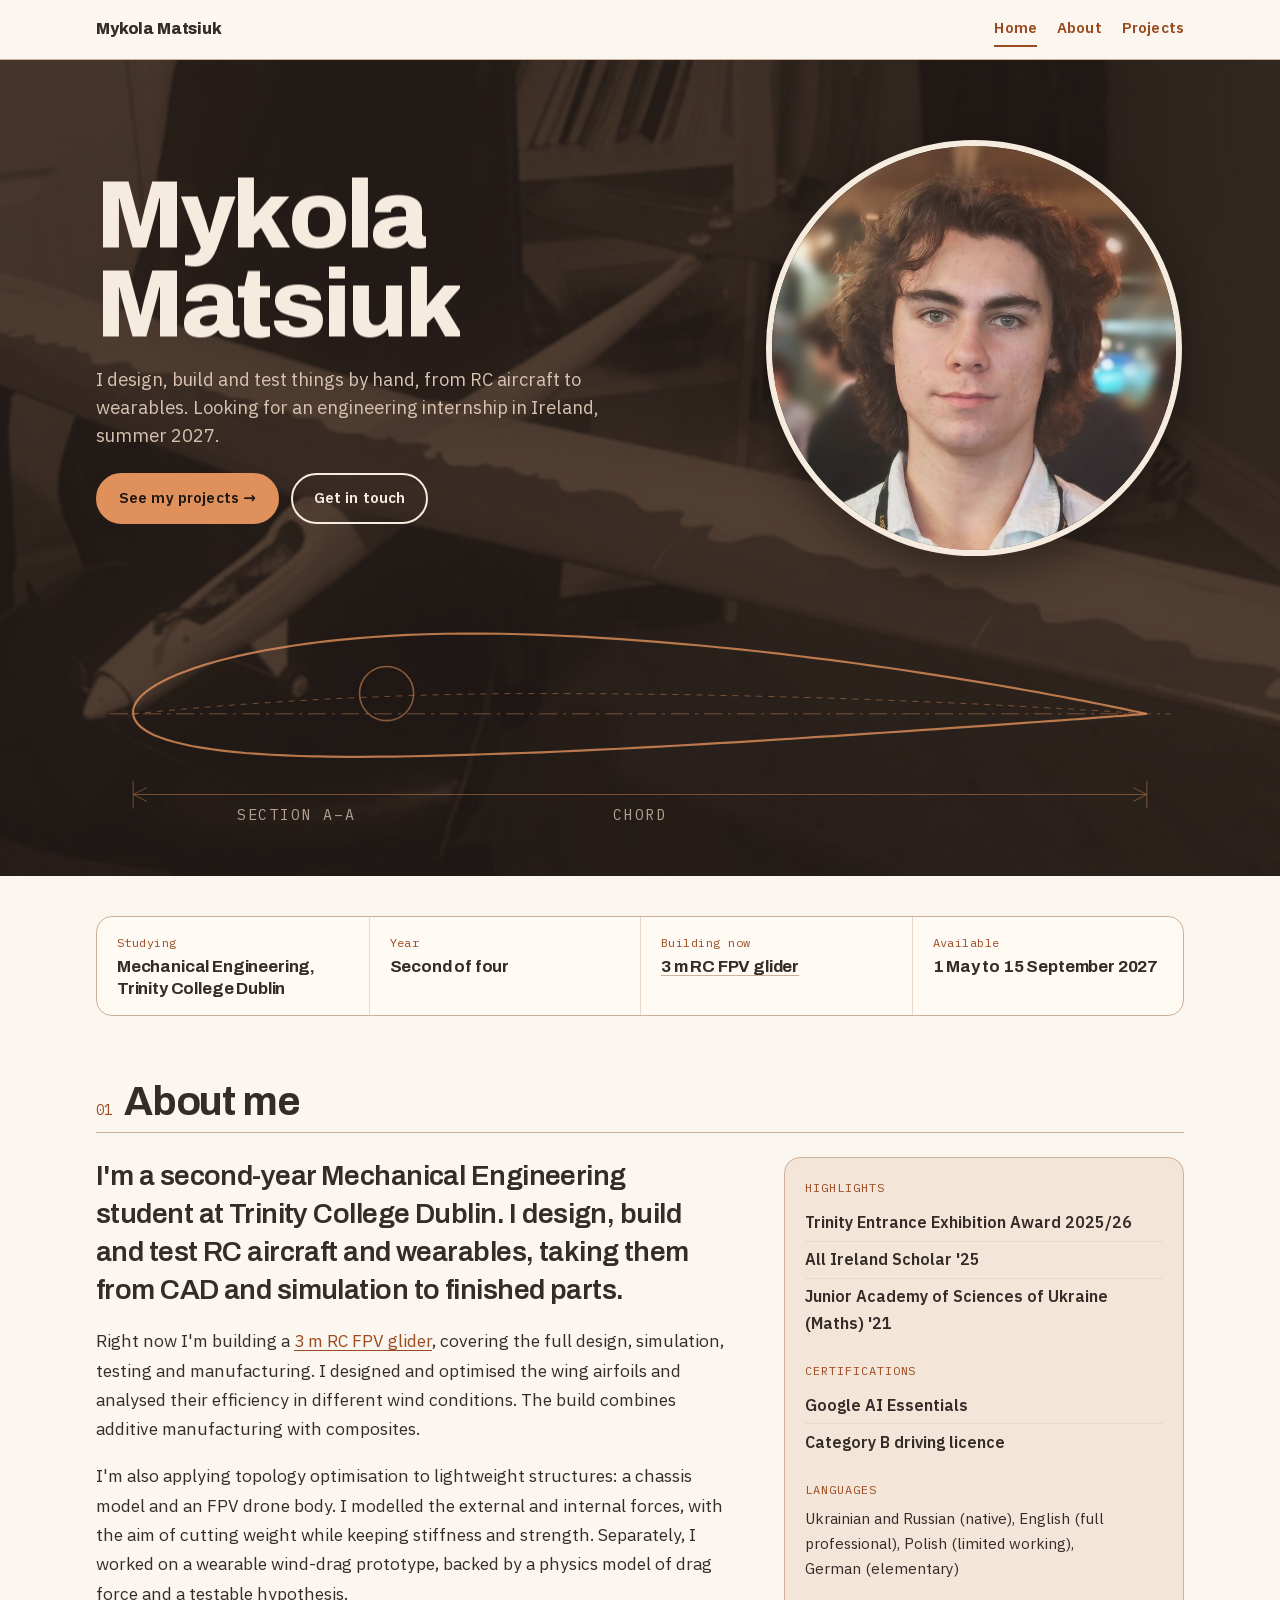
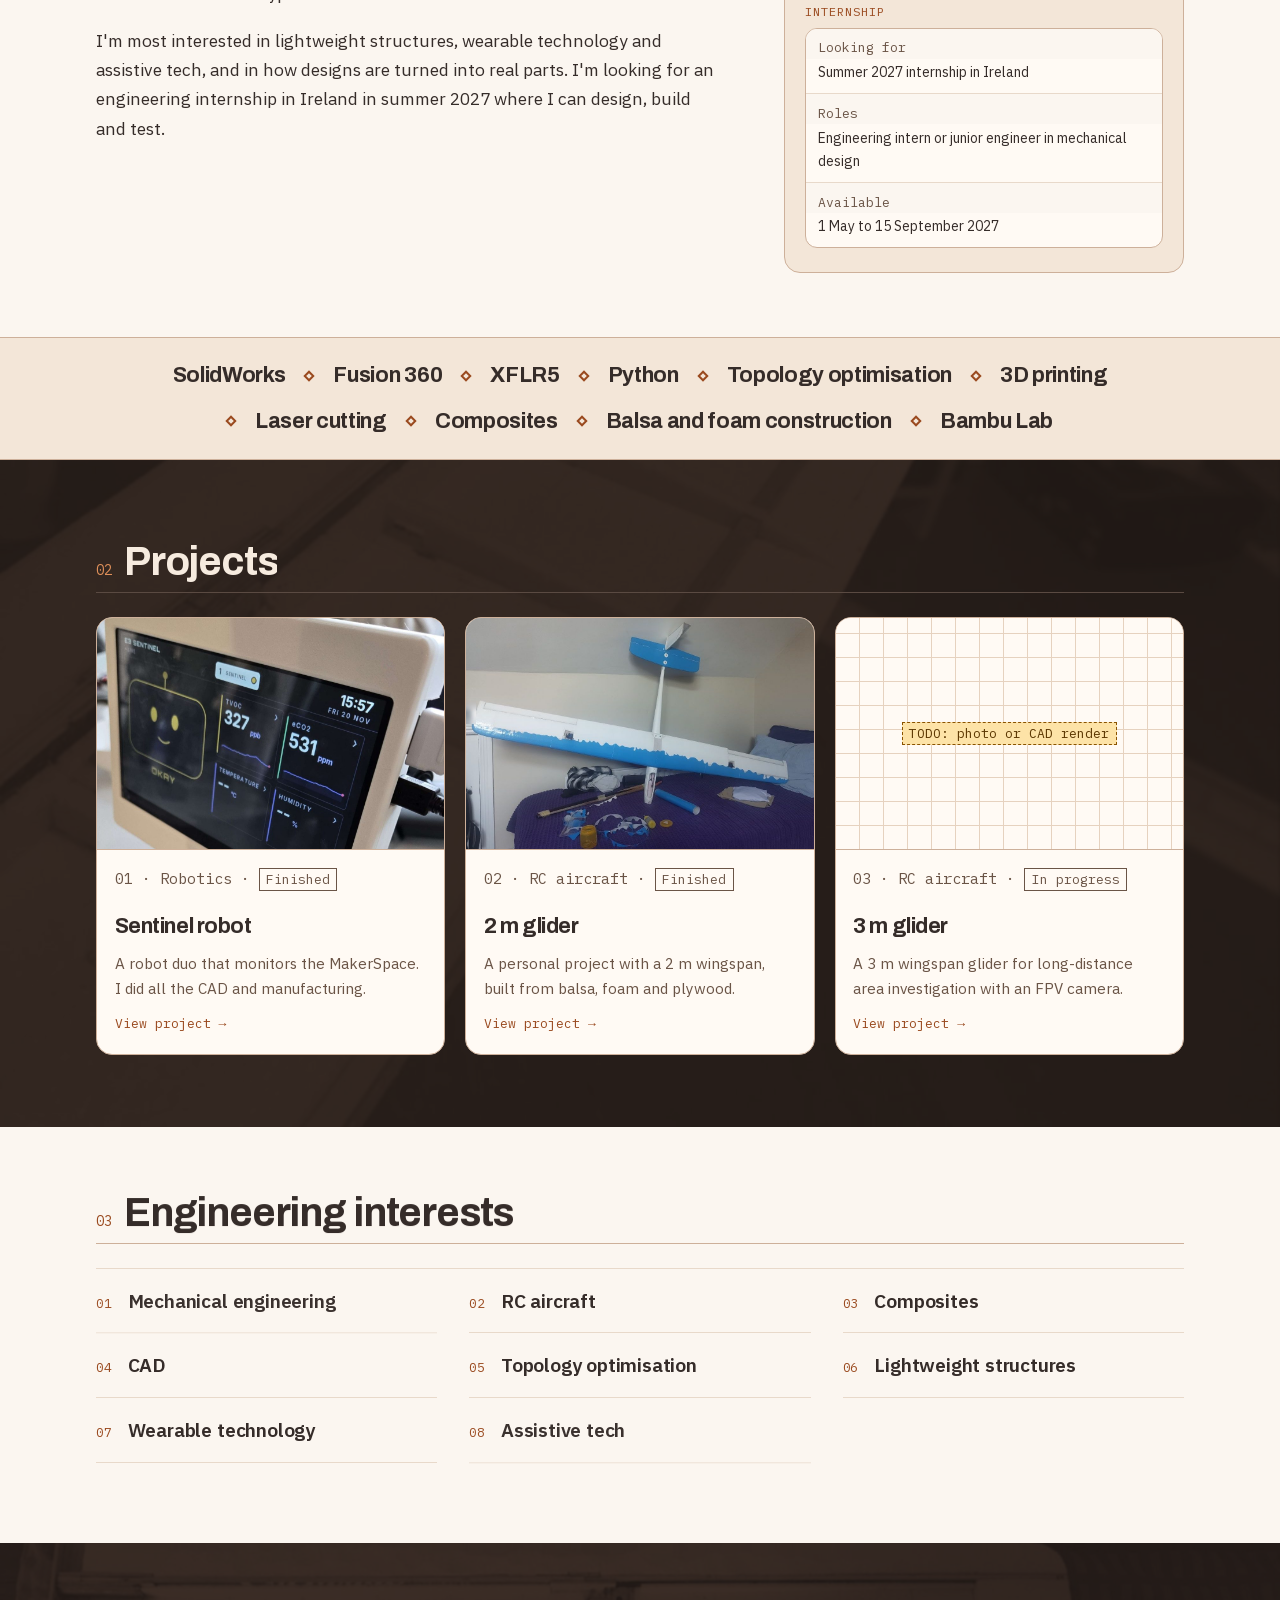
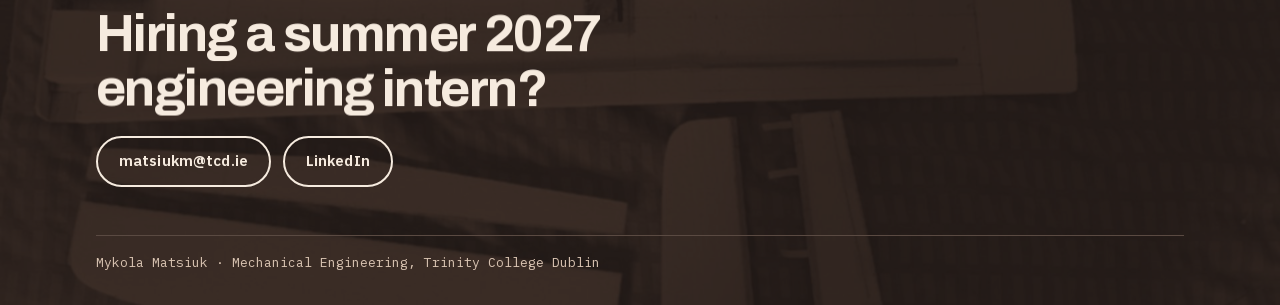
<file: index.html>
<!doctype html>
<html lang="en-IE">
<head>
  <meta charset="utf-8">
  <meta name="viewport" content="width=device-width, initial-scale=1">
  <title>Mykola Matsiuk | Engineering portfolio</title>
  <meta name="description" content="Engineering portfolio of Mykola Matsiuk, second-year Engineering student at Trinity College Dublin.">
  <link rel="icon" href="data:,">
  <link rel="preload" href="fonts/ibm-plex-sans-latin.woff2" as="font" type="font/woff2" crossorigin>
  <link rel="preload" href="fonts/archivo-latin.woff2" as="font" type="font/woff2" crossorigin>
  <link rel="stylesheet" href="css/style.css?v=16">
</head>
<body>
  <a class="skip" href="#main">Skip to content</a>
  <header class="site-header">
    <div class="wrap">
      <a class="site-name" href="index.html">Mykola Matsiuk</a>
      <nav class="site-nav" aria-label="Main">
        <ul>
          <li><a href="index.html" aria-current="page">Home</a></li>
          <li><a href="about.html">About</a></li>
          <li><a href="projects/index.html">Projects</a></li>
        </ul>
      </nav>
    </div>
  </header>

  <main id="main">
    <section class="hero on-dark">
      <div class="hero-bg" aria-hidden="true"></div>
      <svg class="draw" viewBox="0 0 1000 300" fill="none" aria-hidden="true" focusable="false">
        <path class="draw-line draw-main" d="M940.0,170.0 L939.7,169.9 L938.7,169.7 L937.0,169.4 L934.6,168.9 L931.6,168.2 L928.0,167.5 L923.6,166.5 L918.7,165.5 L913.0,164.4 L906.8,163.1 L899.9,161.7 L892.5,160.2 L884.4,158.6 L875.7,157.0 L866.4,155.2 L856.6,153.4 L846.2,151.4 L835.3,149.5 L823.9,147.4 L812.0,145.4 L799.6,143.3 L786.7,141.1 L773.4,139.0 L759.6,136.8 L745.5,134.6 L731.0,132.4 L716.1,130.2 L700.8,128.1 L685.3,125.9 L669.4,123.8 L653.3,121.8 L637.0,119.8 L620.4,117.8 L603.6,115.9 L586.7,114.1 L569.7,112.4 L552.5,110.7 L535.2,109.2 L517.9,107.7 L500.5,106.4 L483.2,105.1 L465.8,104.0 L448.5,103.0 L431.3,102.2 L414.2,101.4 L397.1,100.9 L380.1,100.5 L363.3,100.3 L346.7,100.3 L330.4,100.5 L314.3,100.9 L298.6,101.5 L283.1,102.3 L268.0,103.3 L253.3,104.5 L238.9,105.8 L225.0,107.3 L211.5,109.0 L198.5,110.9 L185.9,112.9 L173.9,115.0 L162.4,117.3 L151.4,119.7 L141.0,122.2 L131.1,124.8 L121.9,127.5 L113.2,130.3 L105.2,133.2 L97.8,136.1 L91.0,139.1 L84.9,142.2 L79.4,145.2 L74.6,148.3 L70.5,151.4 L67.0,154.5 L64.3,157.6 L62.2,160.7 L60.8,163.8 L60.0,166.9 L60.0,170.0 L60.6,173.0 L62.0,175.9 L63.9,178.6 L66.6,181.3 L69.9,183.8 L73.8,186.2 L78.4,188.5 L83.7,190.6 L89.5,192.6 L96.0,194.5 L103.1,196.2 L110.7,197.9 L119.0,199.3 L127.8,200.7 L137.2,201.9 L147.1,203.0 L157.5,204.0 L168.5,204.8 L179.9,205.5 L191.8,206.1 L204.2,206.6 L217.0,206.9 L230.2,207.1 L243.8,207.3 L257.8,207.3 L272.2,207.2 L286.9,207.1 L301.9,206.8 L317.2,206.5 L332.8,206.1 L348.7,205.6 L364.7,205.1 L381.0,204.6 L397.5,204.0 L414.1,203.4 L431.0,202.7 L448.1,201.9 L465.2,201.1 L482.3,200.3 L499.5,199.4 L516.7,198.5 L533.8,197.5 L551.0,196.5 L568.0,195.5 L585.0,194.5 L601.8,193.5 L618.5,192.4 L635.0,191.4 L651.3,190.3 L667.3,189.3 L683.1,188.2 L698.7,187.2 L713.9,186.2 L728.8,185.2 L743.4,184.2 L757.6,183.2 L771.4,182.2 L784.8,181.3 L797.8,180.4 L810.3,179.5 L822.3,178.7 L833.8,177.9 L844.8,177.1 L855.3,176.3 L865.3,175.6 L874.6,174.9 L883.4,174.3 L891.6,173.7 L899.2,173.1 L906.2,172.6 L912.6,172.1 L918.3,171.7 L923.3,171.3 L927.7,170.9 L931.5,170.7 L934.5,170.4 L936.9,170.2 L938.6,170.1 L939.7,170.0 L940.0,170.0 Z"/>
        <path class="draw-line draw-thin" d="M60.0,170.0 L60.3,170.0 L61.4,169.9 L63.0,169.7 L65.4,169.5 L68.5,169.2 L72.2,168.8 L76.5,168.4 L81.5,167.9 L87.2,167.4 L93.5,166.8 L100.4,166.2 L108.0,165.5 L116.1,164.8 L124.8,164.1 L134.2,163.4 L144.0,162.6 L154.5,161.8 L165.4,161.0 L176.9,160.3 L188.9,159.5 L201.3,158.7 L214.2,158.0 L227.6,157.2 L241.4,156.5 L255.5,155.9 L270.1,155.3 L285.0,154.7 L300.2,154.2 L315.8,153.7 L331.6,153.3 L347.7,153.0 L364.0,152.7 L380.6,152.5 L397.3,152.4 L414.2,152.4 L431.2,152.4 L448.3,152.5 L465.5,152.6 L482.7,152.7 L500.0,152.9 L517.3,153.1 L534.5,153.3 L551.7,153.6 L568.8,154.0 L585.8,154.3 L602.7,154.7 L619.4,155.1 L636.0,155.6 L652.3,156.0 L668.4,156.5 L684.2,157.1 L699.8,157.6 L715.0,158.2 L729.9,158.8 L744.5,159.4 L758.6,160.0 L772.4,160.6 L785.8,161.2 L798.7,161.8 L811.1,162.5 L823.1,163.1 L834.6,163.7 L845.5,164.3 L856.0,164.8 L865.8,165.4 L875.2,165.9 L883.9,166.5 L892.0,166.9 L899.6,167.4 L906.5,167.8 L912.8,168.2 L918.5,168.6 L923.5,168.9 L927.8,169.2 L931.5,169.4 L934.6,169.6 L937.0,169.8 L938.6,169.9 L939.7,170.0 L940.0,170.0" stroke-dasharray="6 6"/>
        <path class="draw-line draw-thin" d="M40,170 L960,170" stroke-dasharray="18 6 3 6"/>
        <circle class="draw-line" cx="280.0" cy="152.4" r="23.5"/>
        <path class="draw-line draw-thin" d="M60,240 L940,240 M60,228 L60,252 M940,228 L940,252 M72,234 L60,240 L72,246 M928,234 L940,240 L928,246"/>
        <text class="draw-label" x="500.0" y="262" text-anchor="middle">CHORD</text>
        <text class="draw-label" x="150" y="262">SECTION A–A</text>
      </svg>
      <div class="wrap hero-inner">
      <div class="hero-text">
        <h1>Mykola<br>Matsiuk</h1>
        <p class="lead">I design, build and test things by hand, from RC aircraft to wearables. Looking for an engineering internship in Ireland, summer 2027.</p>
        <ul class="actions">
          <li><a class="button button-primary" href="projects/index.html">See my projects <span class="arrow" aria-hidden="true">→</span></a></li>
          <li><a class="button" href="mailto:matsiukm@tcd.ie">Get in touch</a></li>
        </ul>
      </div>
      <figure class="portrait">
        <img src="images/profile/mykola-matsiuk.jpg" width="800" height="800" alt="Portrait of Mykola Matsiuk in a white shirt.">
      </figure>
      </div>
    </section>

    <div class="wrap">
      <dl class="spec-strip">
        <div><dt>Studying</dt><dd>Mechanical Engineering, Trinity College Dublin</dd></div>
        <div><dt>Year</dt><dd>Second of four</dd></div>
        <div><dt>Building now</dt><dd><a href="projects/glider-3m.html">3 m RC FPV glider</a></dd></div>
        <div><dt>Available</dt><dd>1 May to 15 September 2027</dd></div>
      </dl>
    </div>

    <div class="wrap">
    <div class="section-head"><span class="num">01</span><h2>About me</h2></div>
    <div class="bio">
      <div class="bio-text">
        <p class="bio-intro">I'm a second-year Mechanical Engineering student at Trinity College Dublin. I design, build and test RC aircraft and wearables, taking them from CAD and simulation to finished parts.</p>
        <p>Right now I'm building a <a href="projects/glider-3m.html">3 m RC FPV glider</a>, covering the full design, simulation, testing and manufacturing. I designed and optimised the wing airfoils and analysed their efficiency in different wind conditions. The build combines additive manufacturing with composites.</p>
        <p>I'm also applying topology optimisation to lightweight structures: a chassis model and an FPV drone body. I modelled the external and internal forces, with the aim of cutting weight while keeping stiffness and strength. Separately, I worked on a wearable wind-drag prototype, backed by a physics model of drag force and a testable hypothesis.</p>
        <p>I'm most interested in lightweight structures, wearable technology and assistive tech, and in how designs are turned into real parts. I'm looking for an engineering internship in Ireland in summer 2027 where I can design, build and test.</p>
      </div>

      <aside class="fact-card" aria-label="Key facts">
        <h3>Highlights</h3>
        <ul class="facts">
          <li>Trinity Entrance Exhibition Award 2025/26</li>
          <li>All Ireland Scholar '25</li>
          <li>Junior Academy of Sciences of Ukraine (Maths) '21</li>
        </ul>
        <h3>Certifications</h3>
        <ul class="facts">
          <li>Google AI Essentials</li>
          <li>Category B driving licence</li>
        </ul>
        <h3>Languages</h3>
        <p class="facts-line">Ukrainian and Russian (native), English (full professional), Polish (limited working), German (elementary)</p>
        <h3>Internship</h3>
        <table class="title-block">
          <tbody>
            <tr><th scope="row">Looking for</th><td>Summer 2027 internship in Ireland</td></tr>
            <tr><th scope="row">Roles</th><td>Engineering intern or junior engineer in mechanical design</td></tr>
            <tr><th scope="row">Available</th><td>1 May to 15 September 2027</td></tr>
          </tbody>
        </table>
      </aside>
    </div>
    </div>

    <section class="tools" aria-labelledby="tools-title">
      <h2 id="tools-title" class="visually-hidden">Tools and methods I use</h2>
      <ul class="tools-list">
          <li>SolidWorks</li>
          <li>Fusion 360</li>
          <li>XFLR5</li>
          <li>Python</li>
          <li>Topology optimisation</li>
          <li>3D printing</li>
          <li>Laser cutting</li>
          <li>Composites</li>
          <li>Balsa and foam construction</li>
          <li>Bambu Lab</li>
      </ul>
    </section>

    <section class="band band-dark">
      <div class="band-bg" aria-hidden="true"></div>
      <div class="wrap">
    <div class="section-head"><span class="num">02</span><h2>Projects</h2></div>
    <ul class="project-cards">
      <li class="project-card">
        <img class="thumb" src="images/sentinel/sentinel-screen-wide.jpg" width="1200" height="800" loading="lazy" alt="Sentinel robot's screen showing a smiling face and live air-quality readings.">
        <div class="body">
          <p class="project-meta">01 · Robotics · <span class="status">Finished</span></p>
          <h3><a href="projects/sentinel.html">Sentinel robot</a></h3>
          <p>A robot duo that monitors the MakerSpace. I did all the CAD and manufacturing.</p>
          <p class="more">View project <span class="arrow" aria-hidden="true">→</span></p>
        </div>
      </li>
      <li class="project-card">
        <img class="thumb" src="images/glider-2m/glider-2m-top.jpg" width="1100" height="750" loading="lazy" alt="The 2 m glider leaning against a wall, showing its blue and white two-part wing and T-tail.">
        <div class="body">
          <p class="project-meta">02 · RC aircraft · <span class="status">Finished</span></p>
          <h3><a href="projects/glider-2m.html">2 m glider</a></h3>
          <p>A personal project with a 2 m wingspan, built from balsa, foam and plywood.</p>
          <p class="more">View project <span class="arrow" aria-hidden="true">→</span></p>
        </div>
      </li>
      <li class="project-card">
        <div class="sheet"><span class="todo">TODO: photo or CAD render</span></div>
        <div class="body">
          <p class="project-meta">03 · RC aircraft · <span class="status">In progress</span></p>
          <h3><a href="projects/glider-3m.html">3 m glider</a></h3>
          <p>A 3 m wingspan glider for long-distance area investigation with an FPV camera.</p>
          <p class="more">View project <span class="arrow" aria-hidden="true">→</span></p>
        </div>
      </li>
    </ul>
      </div>
    </section>

    <div class="wrap">
    <div class="section-head"><span class="num">03</span><h2>Engineering interests</h2></div>
    <ol class="numbered">
      <li>Mechanical engineering</li>
      <li>RC aircraft</li>
      <li>Composites</li>
      <li>CAD</li>
      <li>Topology optimisation</li>
      <li>Lightweight structures</li>
      <li>Wearable technology</li>
      <li>Assistive tech</li>
    </ol>
    </div>
  </main>

  <footer class="site-footer">
    <div class="wrap">
      <p class="footer-cta">Hiring a summer 2027 engineering intern?</p>
      <ul class="actions">
        <li><a class="button" href="mailto:matsiukm@tcd.ie">matsiukm@tcd.ie</a></li>
        <li><a class="button" href="https://www.linkedin.com/in/mykola-matsiuk-b7b0a23a3">LinkedIn</a></li>
      </ul>
      <p class="footer-meta">Mykola Matsiuk · Mechanical Engineering, Trinity College Dublin</p>
    </div>
  </footer>
  <script src="js/vendor/gsap.min.js" defer></script>
  <script src="js/vendor/ScrollTrigger.min.js" defer></script>
  <script src="js/vendor/lenis.min.js" defer></script>
  <script src="js/site.js?v=11" defer></script>
</body>
</html>
</file>
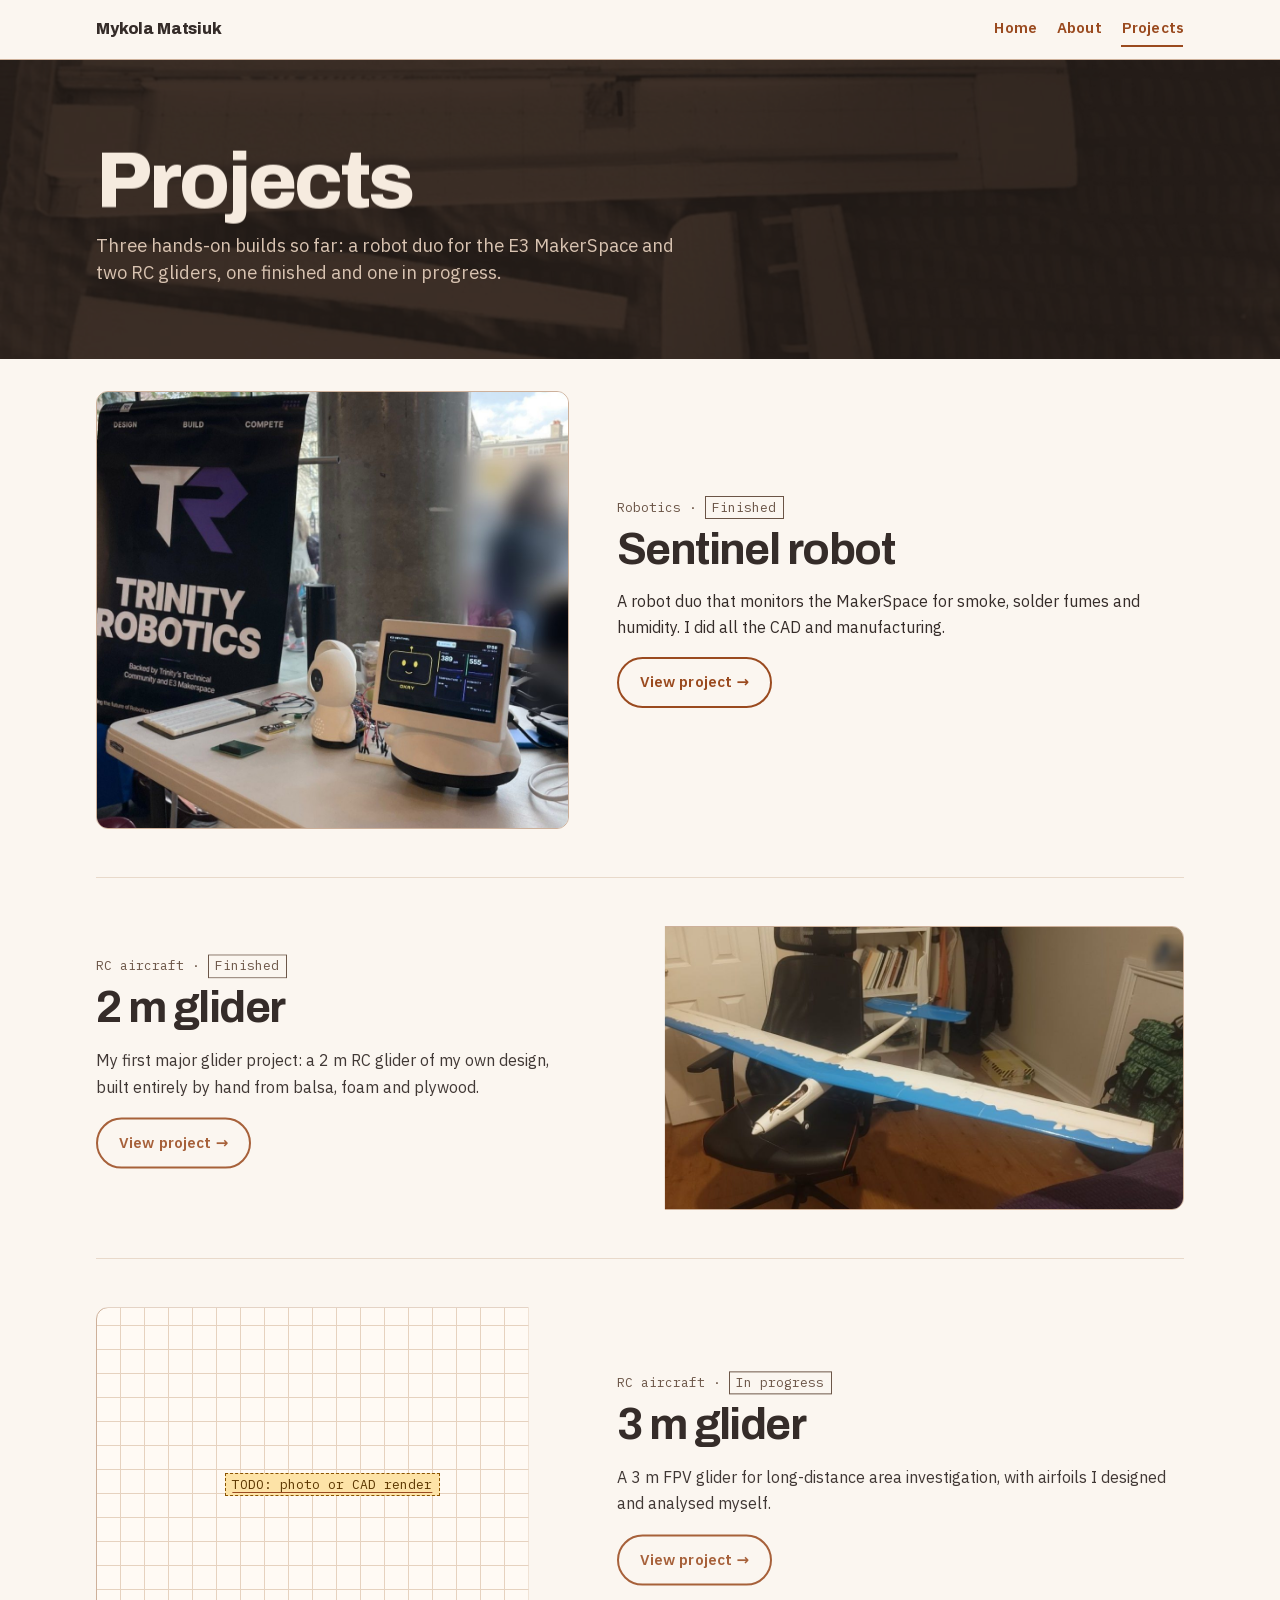
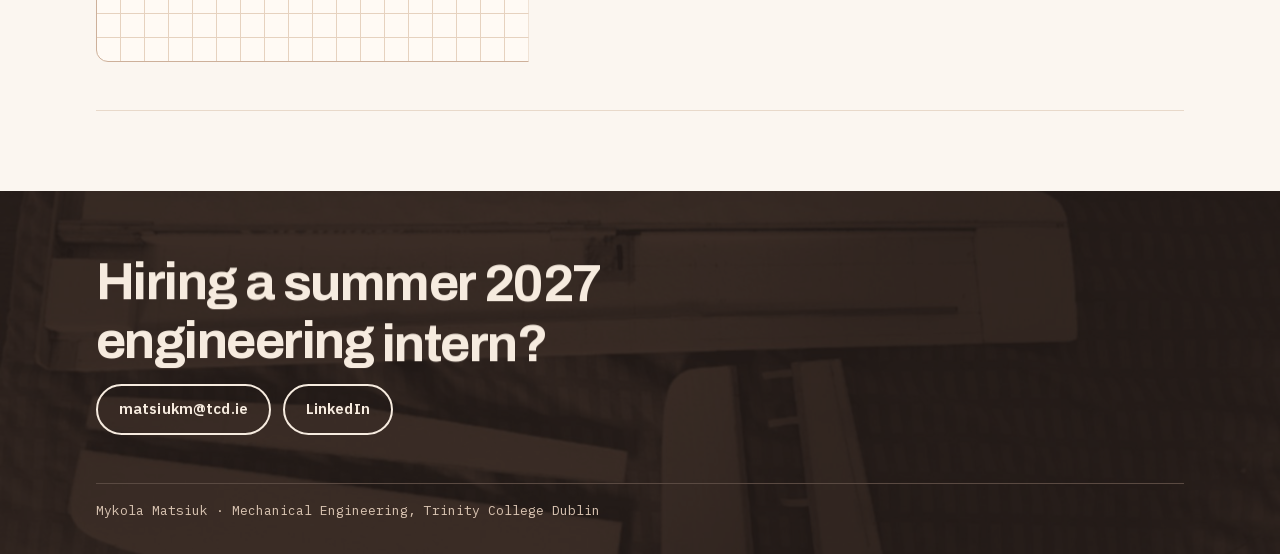
<file: projects/index.html>
<!doctype html>
<html lang="en-IE">
<head>
  <meta charset="utf-8">
  <meta name="viewport" content="width=device-width, initial-scale=1">
  <title>Projects | Mykola Matsiuk</title>
  <meta name="description" content="Engineering projects by Mykola Matsiuk: a robot duo and two RC gliders.">
  <link rel="icon" href="data:,">
  <link rel="preload" href="../fonts/ibm-plex-sans-latin.woff2" as="font" type="font/woff2" crossorigin>
  <link rel="preload" href="../fonts/archivo-latin.woff2" as="font" type="font/woff2" crossorigin>
  <link rel="stylesheet" href="../css/style.css?v=16">
</head>
<body>
  <a class="skip" href="#main">Skip to content</a>
  <header class="site-header">
    <div class="wrap">
      <a class="site-name" href="../index.html">Mykola Matsiuk</a>
      <nav class="site-nav" aria-label="Main">
        <ul>
          <li><a href="../index.html">Home</a></li>
          <li><a href="../about.html">About</a></li>
          <li><a href="../projects/index.html" aria-current="page">Projects</a></li>
        </ul>
      </nav>
    </div>
  </header>

  <main id="main">
    <section class="page-head page-head--projects on-dark">
      <div class="page-head-bg" aria-hidden="true"></div>
      <div class="wrap page-head-inner page-head-inner--single">
        <div class="page-head-text">
          <h1>Projects</h1>
          <p class="lead">Three hands-on builds so far: a robot duo for the E3 MakerSpace and two RC gliders, one finished and one in progress.</p>
        </div>
      </div>
    </section>

    <div class="wrap">
    <ol class="project-list">
      <li class="project-row">
        <figure class="project-media">
          <a href="sentinel.html" tabindex="-1"><img src="../images/sentinel/sentinel-stand.jpg" width="1080" height="1000" alt="Sentinel and Scout robots on a table at the Trinity Robotics stand."></a>
        </figure>
        <div>
          <p class="project-meta">Robotics · <span class="status">Finished</span></p>
          <h2 class="project-title"><a href="sentinel.html">Sentinel robot</a></h2>
          <p>A robot duo that monitors the MakerSpace for smoke, solder fumes and humidity. I did all the CAD and manufacturing.</p>
          <p><a class="button" href="sentinel.html">View project <span class="arrow" aria-hidden="true">→</span></a></p>
        </div>
      </li>
      <li class="project-row">
        <figure class="project-media">
          <a href="glider-2m.html" tabindex="-1"><img src="../images/glider-2m/glider-2m-finished.jpg" width="1160" height="580" loading="lazy" alt="Finished 2 m glider with a blue and white wing and a blue T-tail."></a>
        </figure>
        <div>
          <p class="project-meta">RC aircraft · <span class="status">Finished</span></p>
          <h2 class="project-title"><a href="glider-2m.html">2 m glider</a></h2>
          <p>My first major glider project: a 2 m RC glider of my own design, built entirely by hand from balsa, foam and plywood.</p>
          <p><a class="button" href="glider-2m.html">View project <span class="arrow" aria-hidden="true">→</span></a></p>
        </div>
      </li>
      <li class="project-row">
        <figure class="project-media">
          <a href="glider-3m.html" tabindex="-1"><div class="sheet"><span class="todo">TODO: photo or CAD render</span></div></a>
        </figure>
        <div>
          <p class="project-meta">RC aircraft · <span class="status">In progress</span></p>
          <h2 class="project-title"><a href="glider-3m.html">3 m glider</a></h2>
          <p>A 3 m FPV glider for long-distance area investigation, with airfoils I designed and analysed myself.</p>
          <p><a class="button" href="glider-3m.html">View project <span class="arrow" aria-hidden="true">→</span></a></p>
        </div>
      </li>
    </ol>
    </div>
  </main>

  <footer class="site-footer">
    <div class="wrap">
      <p class="footer-cta">Hiring a summer 2027 engineering intern?</p>
      <ul class="actions">
        <li><a class="button" href="mailto:matsiukm@tcd.ie">matsiukm@tcd.ie</a></li>
        <li><a class="button" href="https://www.linkedin.com/in/mykola-matsiuk-b7b0a23a3">LinkedIn</a></li>
      </ul>
      <p class="footer-meta">Mykola Matsiuk · Mechanical Engineering, Trinity College Dublin</p>
    </div>
  </footer>
  <script src="../js/vendor/gsap.min.js" defer></script>
  <script src="../js/vendor/ScrollTrigger.min.js" defer></script>
  <script src="../js/vendor/lenis.min.js" defer></script>
  <script src="../js/site.js?v=11" defer></script>
</body>
</html>
</file>
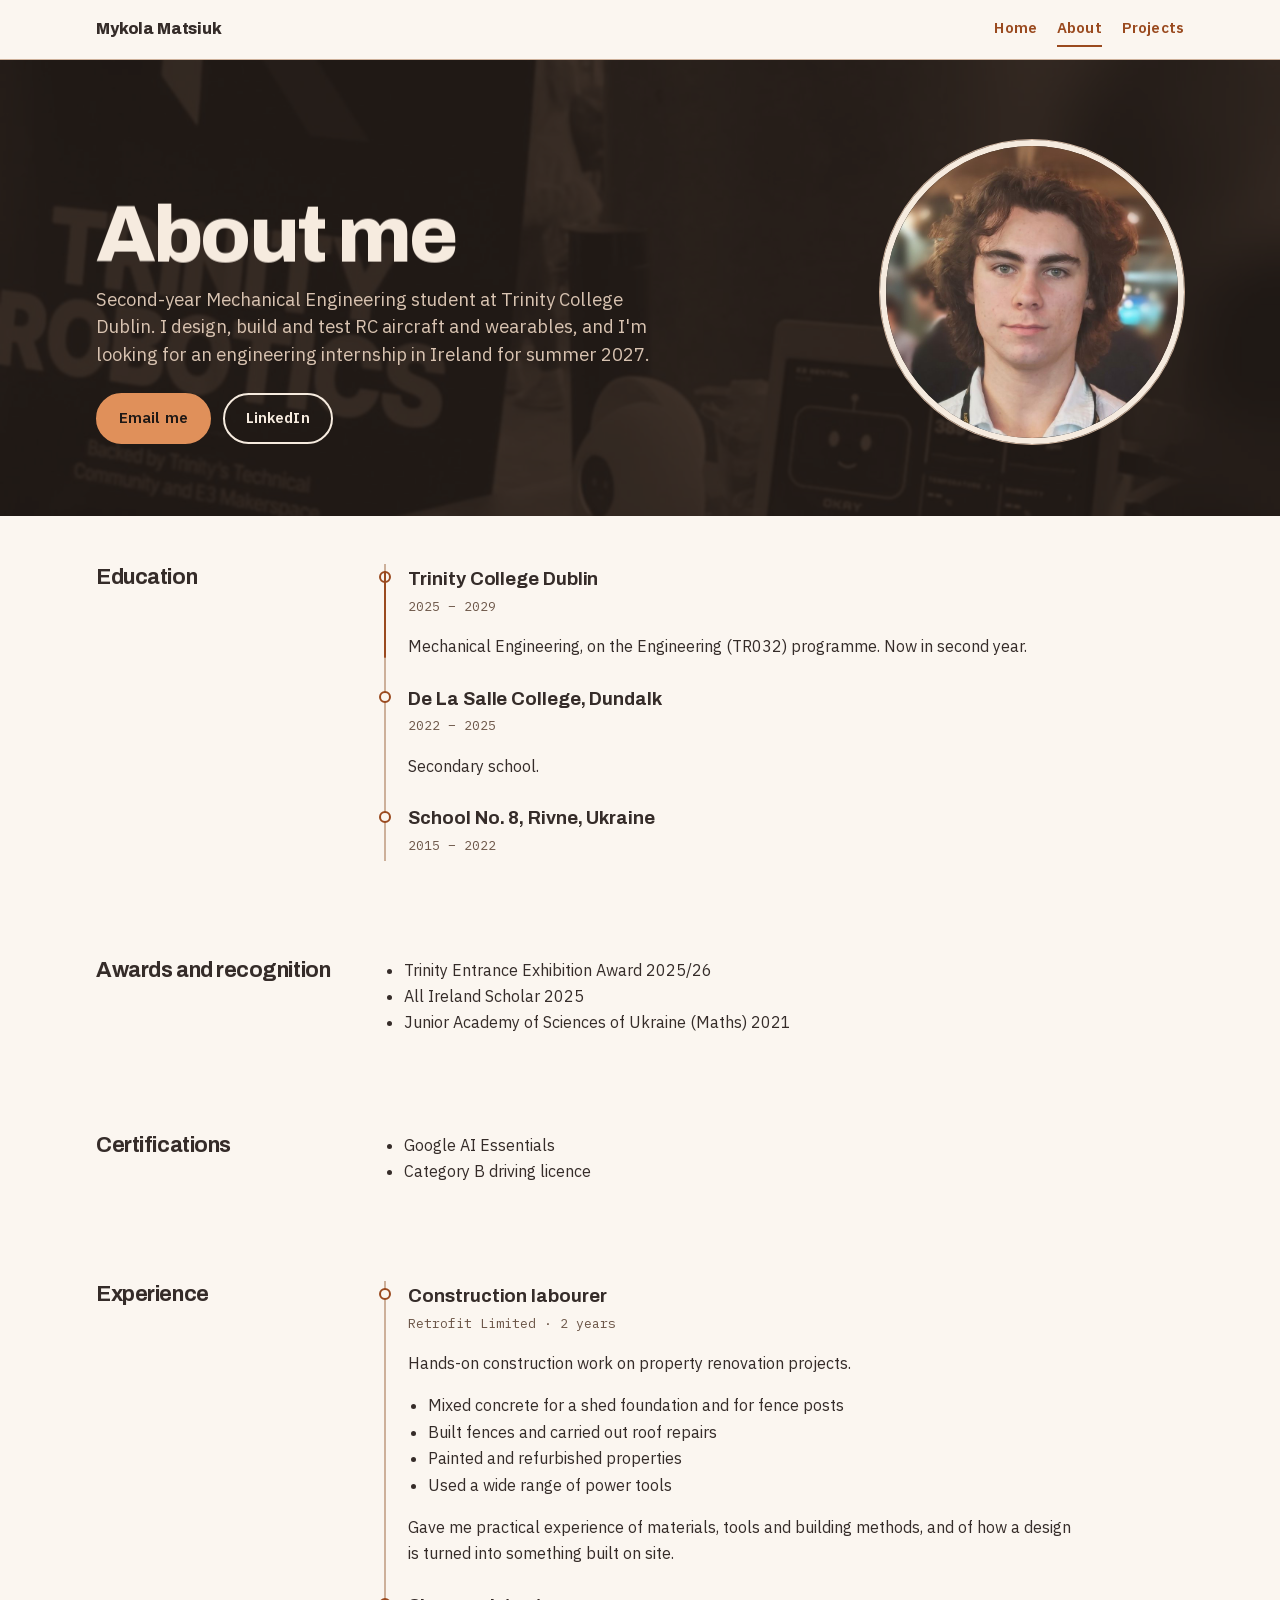
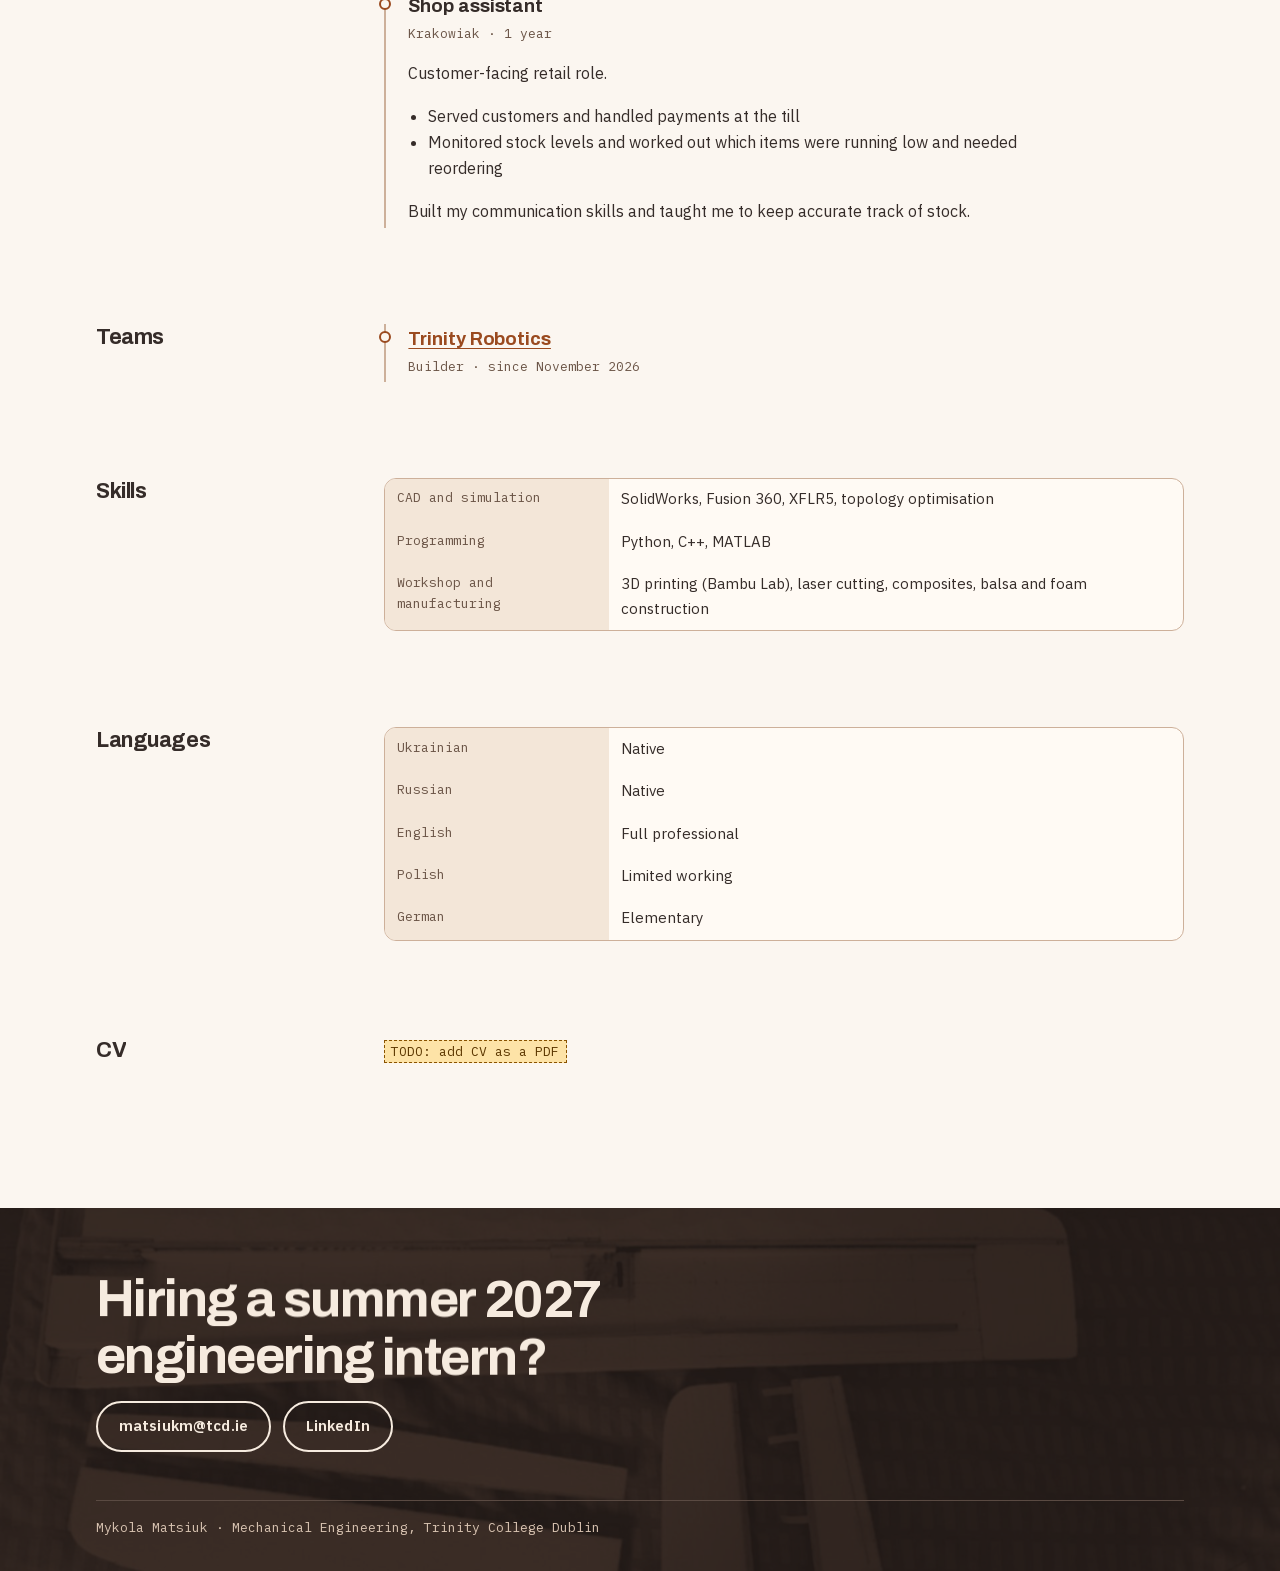
<file: about.html>
<!doctype html>
<html lang="en-IE">
<head>
  <meta charset="utf-8">
  <meta name="viewport" content="width=device-width, initial-scale=1">
  <title>About | Mykola Matsiuk</title>
  <meta name="description" content="About Mykola Matsiuk: education, awards, certifications, experience, skills and languages.">
  <link rel="icon" href="data:,">
  <link rel="preload" href="fonts/ibm-plex-sans-latin.woff2" as="font" type="font/woff2" crossorigin>
  <link rel="preload" href="fonts/archivo-latin.woff2" as="font" type="font/woff2" crossorigin>
  <link rel="stylesheet" href="css/style.css?v=16">
</head>
<body>
  <a class="skip" href="#main">Skip to content</a>
  <header class="site-header">
    <div class="wrap">
      <a class="site-name" href="index.html">Mykola Matsiuk</a>
      <nav class="site-nav" aria-label="Main">
        <ul>
          <li><a href="index.html">Home</a></li>
          <li><a href="about.html" aria-current="page">About</a></li>
          <li><a href="projects/index.html">Projects</a></li>
        </ul>
      </nav>
    </div>
  </header>

  <main id="main">
    <section class="page-head page-head--about on-dark">
      <div class="page-head-bg" aria-hidden="true"></div>
      <div class="wrap page-head-inner">
        <div class="page-head-text">
          <h1>About me</h1>
          <p class="lead">Second-year Mechanical Engineering student at Trinity College Dublin. I design, build and test RC aircraft and wearables, and I'm looking for an engineering internship in Ireland for summer 2027.</p>
          <ul class="actions">
            <li><a class="button button-primary" href="mailto:matsiukm@tcd.ie">Email me</a></li>
            <li><a class="button" href="https://www.linkedin.com/in/mykola-matsiuk-b7b0a23a3">LinkedIn</a></li>
          </ul>
        </div>
        <figure class="portrait">
          <img src="images/profile/mykola-matsiuk.jpg" width="800" height="800" alt="Portrait of Mykola Matsiuk in a white shirt.">
        </figure>
      </div>
    </section>

    <div class="wrap doc">
    <section class="doc-section">
      <h2>Education</h2>
      <div class="doc-body">
        <div class="entry">
          <h3>Trinity College Dublin</h3>
          <p class="entry-meta">2025 – 2029</p>
          <p>Mechanical Engineering, on the Engineering (TR032) programme. Now in second year.</p>
        </div>
        <div class="entry">
          <h3>De La Salle College, Dundalk</h3>
          <p class="entry-meta">2022 – 2025</p>
          <p>Secondary school.</p>
        </div>
        <div class="entry">
          <h3>School No. 8, Rivne, Ukraine</h3>
          <p class="entry-meta">2015 – 2022</p>
        </div>
      </div>
    </section>

    <section class="doc-section">
      <h2>Awards and recognition</h2>
      <div class="doc-body">
        <ul>
          <li>Trinity Entrance Exhibition Award 2025/26</li>
          <li>All Ireland Scholar 2025</li>
          <li>Junior Academy of Sciences of Ukraine (Maths) 2021</li>
        </ul>
      </div>
    </section>

    <section class="doc-section">
      <h2>Certifications</h2>
      <div class="doc-body">
        <ul>
          <li>Google AI Essentials</li>
          <li>Category B driving licence</li>
        </ul>
      </div>
    </section>

    <section class="doc-section">
      <h2>Experience</h2>
      <div class="doc-body">
        <div class="entry">
          <h3>Construction labourer</h3>
          <p class="entry-meta">Retrofit Limited · 2 years</p>
          <p>Hands-on construction work on property renovation projects.</p>
          <ul>
            <li>Mixed concrete for a shed foundation and for fence posts</li>
            <li>Built fences and carried out roof repairs</li>
            <li>Painted and refurbished properties</li>
            <li>Used a wide range of power tools</li>
          </ul>
          <p>Gave me practical experience of materials, tools and building methods, and of how a design is turned into something built on site.</p>
        </div>
        <div class="entry">
          <h3>Shop assistant</h3>
          <p class="entry-meta">Krakowiak · 1 year</p>
          <p>Customer-facing retail role.</p>
          <ul>
            <li>Served customers and handled payments at the till</li>
            <li>Monitored stock levels and worked out which items were running low and needed reordering</li>
          </ul>
          <p>Built my communication skills and taught me to keep accurate track of stock.</p>
        </div>
      </div>
    </section>

    <section class="doc-section">
      <h2>Teams</h2>
      <div class="doc-body">
        <div class="entry">
          <h3><a href="https://trinityrobotics.dev/">Trinity Robotics</a></h3>
          <p class="entry-meta">Builder · since November 2026</p>
        </div>
      </div>
    </section>

    <section class="doc-section">
      <h2>Skills</h2>
      <div class="doc-body">
        <table class="title-block">
          <tbody>
          <tr><th scope="row">CAD and simulation</th><td>SolidWorks, Fusion 360, XFLR5, topology optimisation</td></tr>
          <tr><th scope="row">Programming</th><td>Python, C++, MATLAB</td></tr>
          <tr><th scope="row">Workshop and manufacturing</th><td>3D printing (Bambu Lab), laser cutting, composites, balsa and foam construction</td></tr>
          </tbody>
        </table>
      </div>
    </section>

    <section class="doc-section">
      <h2>Languages</h2>
      <div class="doc-body">
        <table class="title-block">
          <tbody>
          <tr><th scope="row">Ukrainian</th><td>Native</td></tr>
          <tr><th scope="row">Russian</th><td>Native</td></tr>
          <tr><th scope="row">English</th><td>Full professional</td></tr>
          <tr><th scope="row">Polish</th><td>Limited working</td></tr>
          <tr><th scope="row">German</th><td>Elementary</td></tr>
          </tbody>
        </table>
      </div>
    </section>

    <section class="doc-section">
      <h2>CV</h2>
      <div class="doc-body">
        <p><span class="todo">TODO: add CV as a PDF</span></p>
      </div>
    </section>
    </div>
  </main>

  <footer class="site-footer">
    <div class="wrap">
      <p class="footer-cta">Hiring a summer 2027 engineering intern?</p>
      <ul class="actions">
        <li><a class="button" href="mailto:matsiukm@tcd.ie">matsiukm@tcd.ie</a></li>
        <li><a class="button" href="https://www.linkedin.com/in/mykola-matsiuk-b7b0a23a3">LinkedIn</a></li>
      </ul>
      <p class="footer-meta">Mykola Matsiuk · Mechanical Engineering, Trinity College Dublin</p>
    </div>
  </footer>
  <script src="js/vendor/gsap.min.js" defer></script>
  <script src="js/vendor/ScrollTrigger.min.js" defer></script>
  <script src="js/vendor/lenis.min.js" defer></script>
  <script src="js/site.js?v=11" defer></script>
</body>
</html>
</file>
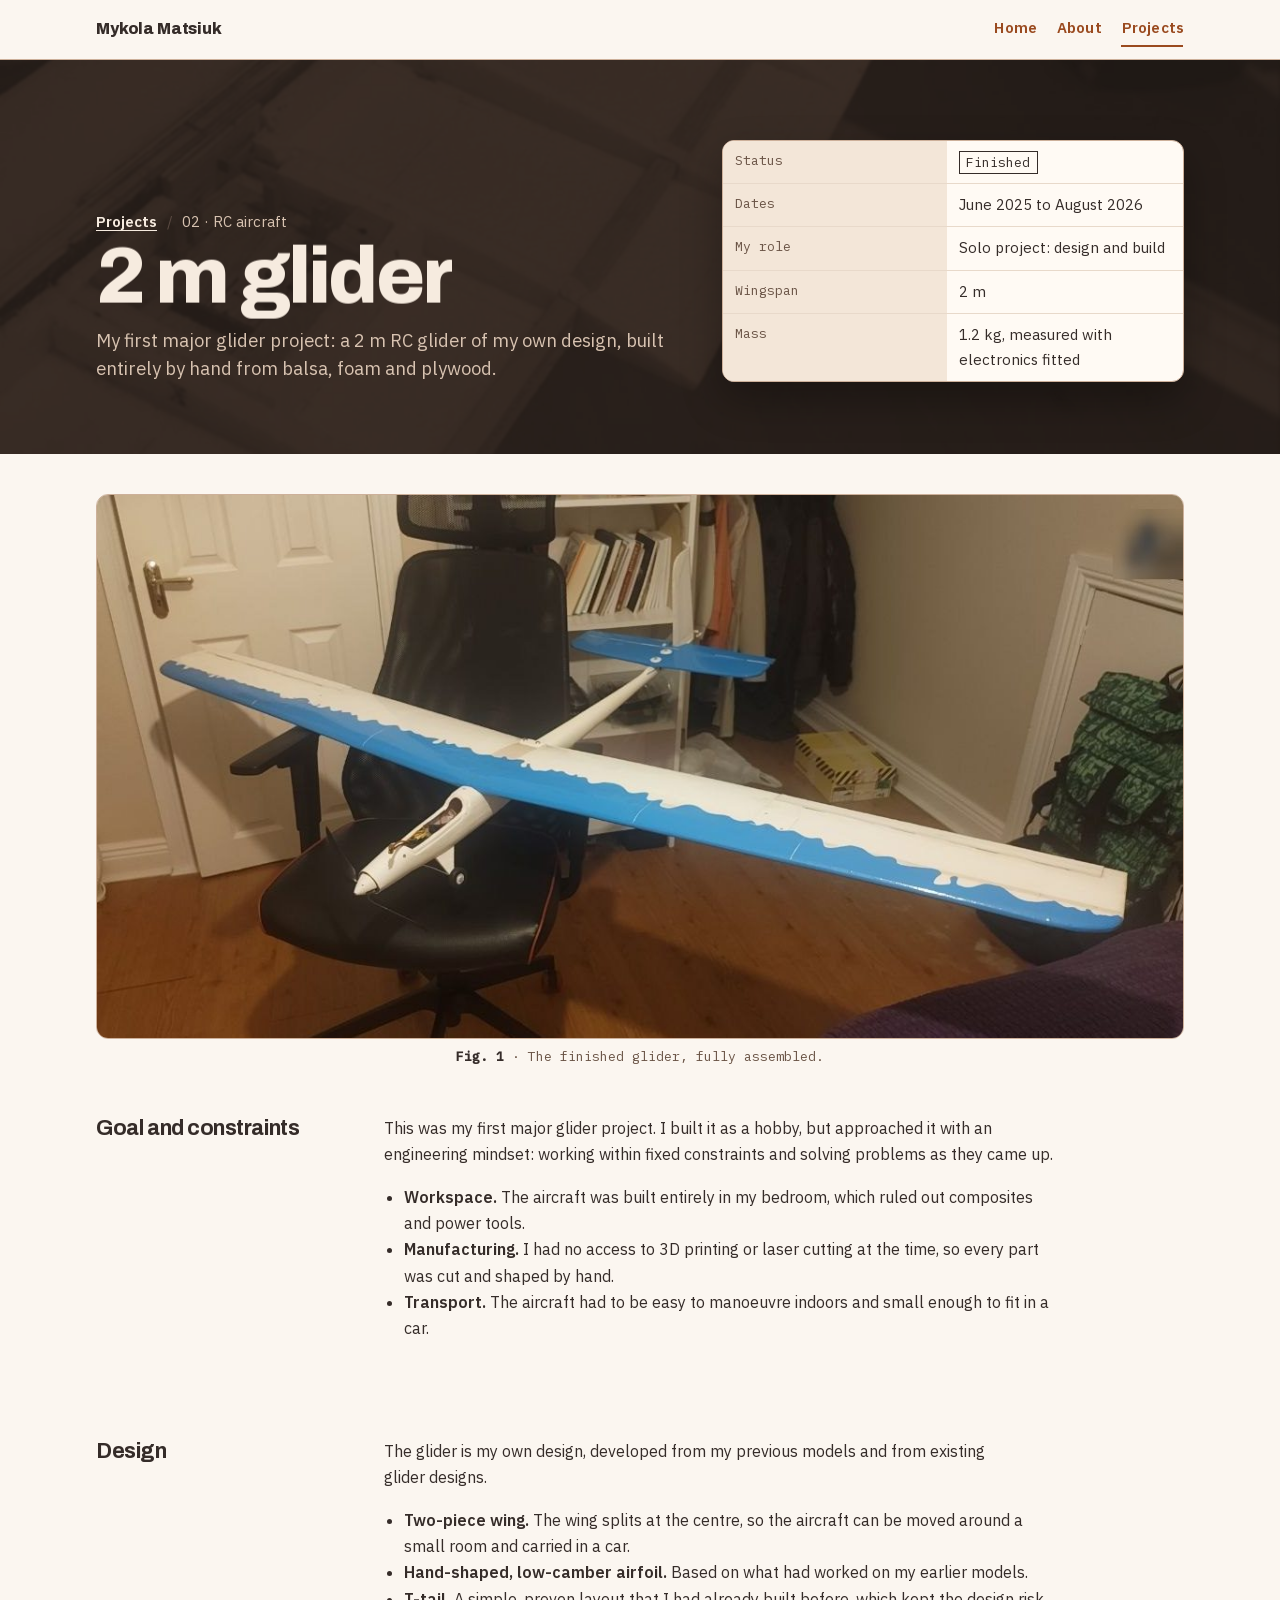
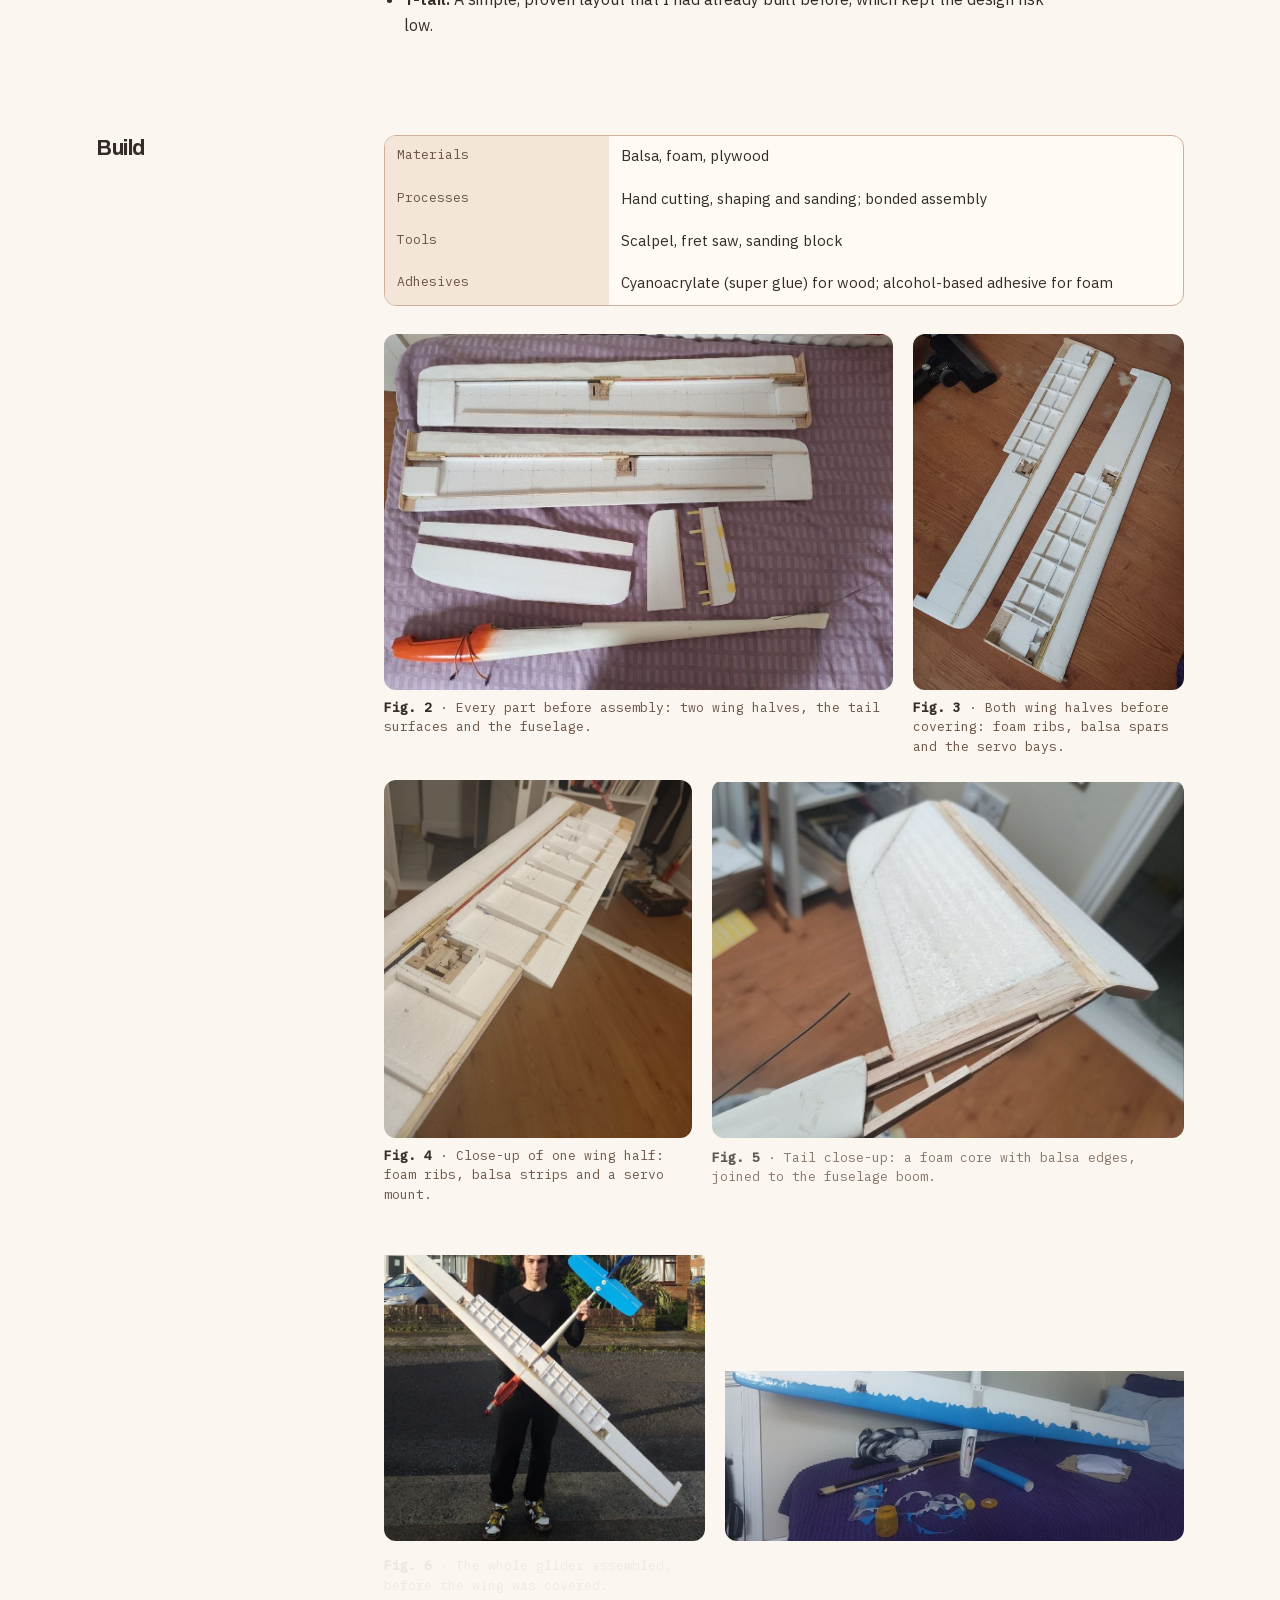
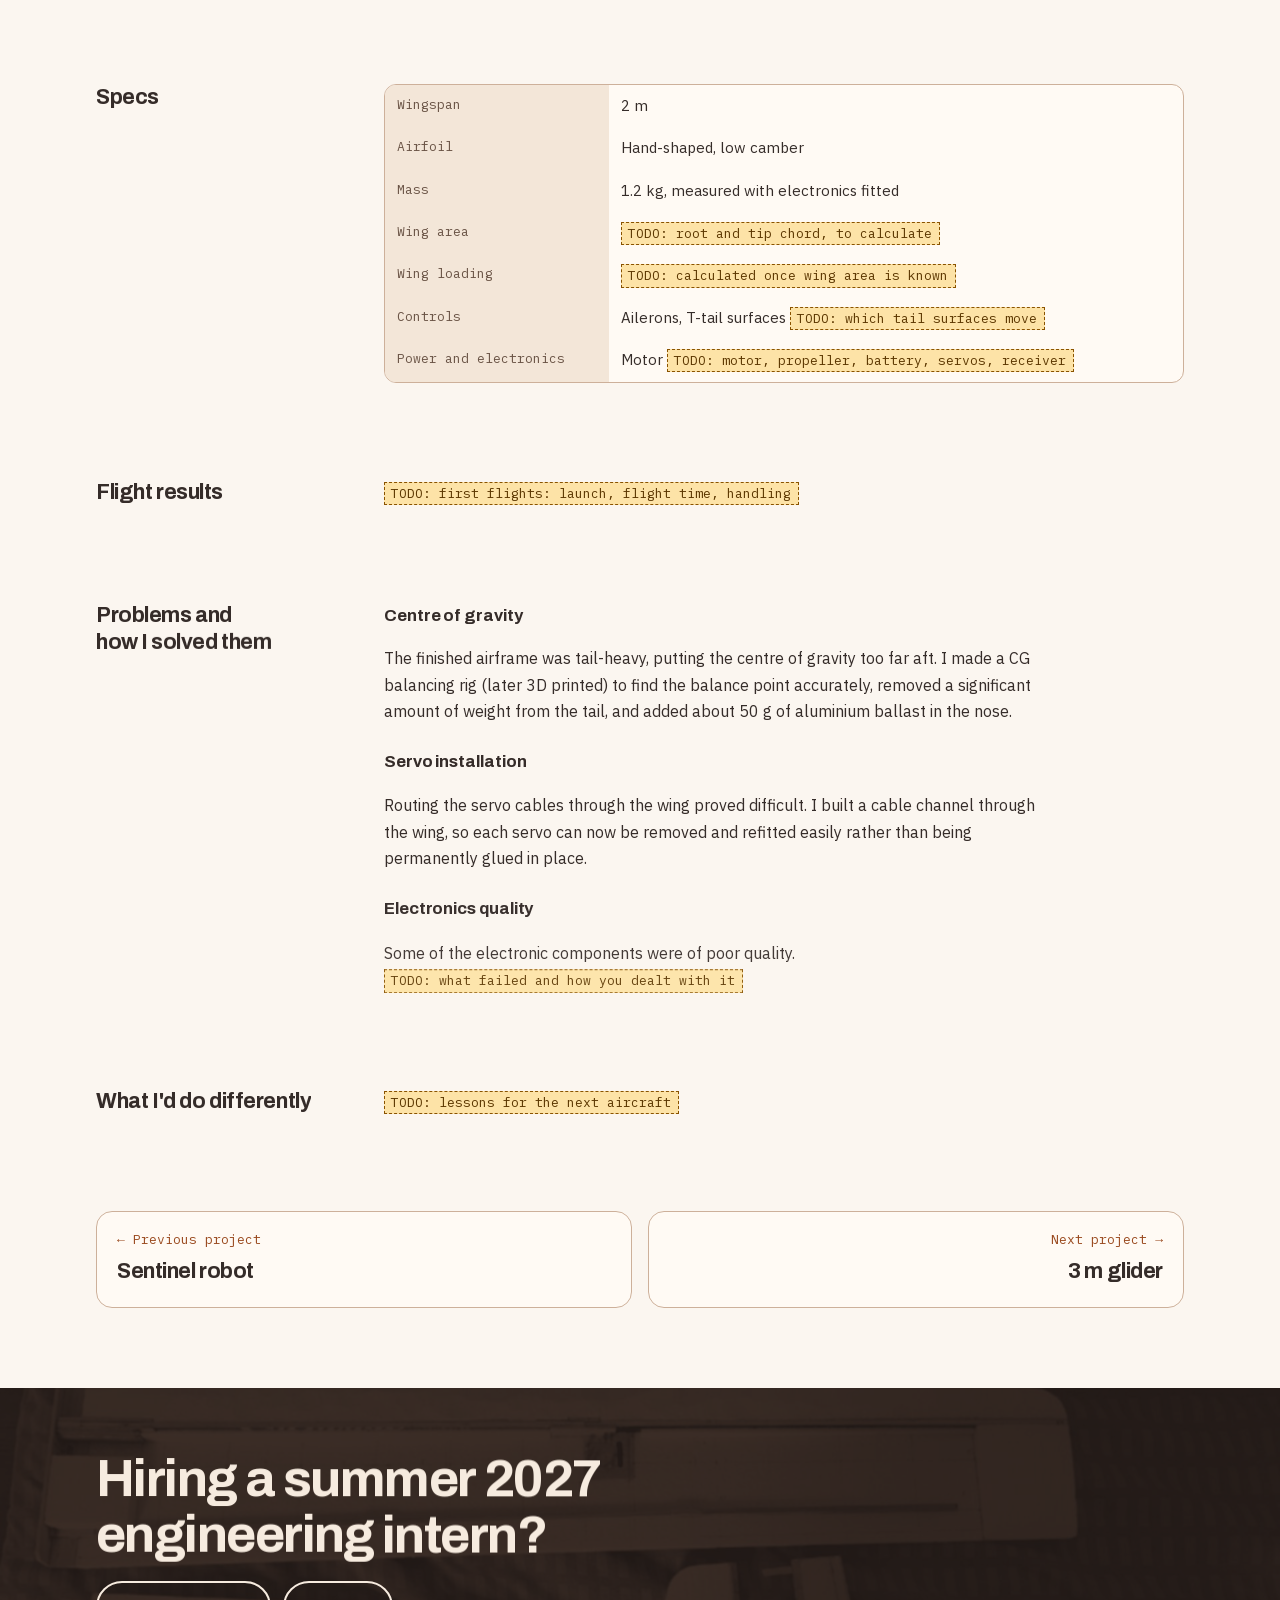
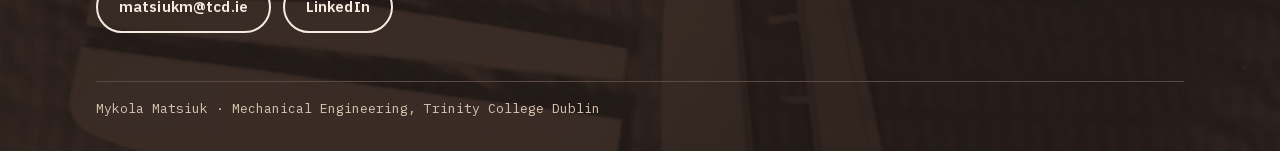
<file: projects/glider-2m.html>
<!doctype html>
<html lang="en-IE">
<head>
  <meta charset="utf-8">
  <meta name="viewport" content="width=device-width, initial-scale=1">
  <title>2 m glider | Mykola Matsiuk</title>
  <meta name="description" content="A 2 m RC glider designed and built by hand by Mykola Matsiuk: two-piece wing, hand-shaped airfoil and T-tail.">
  <link rel="icon" href="data:,">
  <link rel="preload" href="../fonts/ibm-plex-sans-latin.woff2" as="font" type="font/woff2" crossorigin>
  <link rel="preload" href="../fonts/archivo-latin.woff2" as="font" type="font/woff2" crossorigin>
  <link rel="stylesheet" href="../css/style.css?v=16">
</head>
<body>
  <a class="skip" href="#main">Skip to content</a>
  <header class="site-header">
    <div class="wrap">
      <a class="site-name" href="../index.html">Mykola Matsiuk</a>
      <nav class="site-nav" aria-label="Main">
        <ul>
          <li><a href="../index.html">Home</a></li>
          <li><a href="../about.html">About</a></li>
          <li><a href="../projects/index.html" aria-current="true">Projects</a></li>
        </ul>
      </nav>
    </div>
  </header>

  <main id="main">
    <section class="page-head page-head--glider2 on-dark">
      <div class="page-head-bg" aria-hidden="true"></div>
      <div class="wrap page-head-inner">
        <div class="page-head-text">
          <nav class="crumbs" aria-label="Breadcrumb"><a href="index.html">Projects</a> <span aria-hidden="true">/</span> 02 · RC aircraft</nav>
          <h1>2 m glider</h1>
          <p class="lead">My first major glider project: a 2 m RC glider of my own design, built entirely by hand from balsa, foam and plywood.</p>
        </div>
        <table class="title-block">
          <tbody>
          <tr><th scope="row">Status</th><td><span class="status">Finished</span></td></tr>
          <tr><th scope="row">Dates</th><td>June 2025 to August 2026</td></tr>
          <tr><th scope="row">My role</th><td>Solo project: design and build</td></tr>
          <tr><th scope="row">Wingspan</th><td>2 m</td></tr>
          <tr><th scope="row">Mass</th><td>1.2 kg, measured with electronics fitted</td></tr>
          </tbody>
        </table>
      </div>
    </section>

    <div class="wrap doc">
    <figure class="cover">
      <img src="../images/glider-2m/glider-2m-finished.jpg" width="1160" height="580" alt="Finished 2 m glider with a blue and white wing, white fuselage and blue T-tail, resting on an office chair.">
      <figcaption><b>Fig. 1</b> · The finished glider, fully assembled.</figcaption>
    </figure>

    <section class="doc-section">
      <h2>Goal and constraints</h2>
      <div class="doc-body">
        <p>This was my first major glider project. I built it as a hobby, but approached it with an engineering mindset: working within fixed constraints and solving problems as they came up.</p>
        <ul>
          <li><b>Workspace.</b> The aircraft was built entirely in my bedroom, which ruled out composites and power tools.</li>
          <li><b>Manufacturing.</b> I had no access to 3D printing or laser cutting at the time, so every part was cut and shaped by hand.</li>
          <li><b>Transport.</b> The aircraft had to be easy to manoeuvre indoors and small enough to fit in a car.</li>
        </ul>
      </div>
    </section>

    <section class="doc-section">
      <h2>Design</h2>
      <div class="doc-body">
        <p>The glider is my own design, developed from my previous models and from existing glider designs.</p>
        <ul>
          <li><b>Two-piece wing.</b> The wing splits at the centre, so the aircraft can be moved around a small room and carried in a car.</li>
          <li><b>Hand-shaped, low-camber airfoil.</b> Based on what had worked on my earlier models.</li>
          <li><b>T-tail.</b> A simple, proven layout that I had already built before, which kept the design risk low.</li>
        </ul>
      </div>
    </section>

    <section class="doc-section">
      <h2>Build</h2>
      <div class="doc-body">
        <table class="title-block">
          <tbody>
          <tr><th scope="row">Materials</th><td>Balsa, foam, plywood</td></tr>
          <tr><th scope="row">Processes</th><td>Hand cutting, shaping and sanding; bonded assembly</td></tr>
          <tr><th scope="row">Tools</th><td>Scalpel, fret saw, sanding block</td></tr>
          <tr><th scope="row">Adhesives</th><td>Cyanoacrylate (super glue) for wood; alcohol-based adhesive for foam</td></tr>
          </tbody>
        </table>
        <div class="gallery">
        <div class="gallery-row">
          <figure style="--r: 1.429">
            <img src="../images/glider-2m/glider-2m-parts.jpg" width="1100" height="770" loading="lazy" alt="Glider parts laid out on a bed: two wing halves, tailplane pieces, fin and rudder, and an orange and white fuselage.">
            <figcaption><b>Fig. 2</b> · Every part before assembly: two wing halves, the tail surfaces and the fuselage.</figcaption>
          </figure>
          <figure style="--r: 0.763">
            <img src="../images/glider-2m/glider-2m-wing-halves.jpg" width="900" height="1180" loading="lazy" alt="The two wing halves on the floor before covering, showing foam ribs, balsa spars and the servo bays.">
            <figcaption><b>Fig. 3</b> · Both wing halves before covering: foam ribs, balsa spars and the servo bays.</figcaption>
          </figure>
        </div>
        <div class="gallery-row">
          <figure style="--r: 0.861">
            <img src="../images/glider-2m/glider-2m-wing-structure.jpg" width="964" height="1120" loading="lazy" alt="Close-up inside one wing half: foam ribs, balsa strips and a wooden servo mount.">
            <figcaption><b>Fig. 4</b> · Close-up of one wing half: foam ribs, balsa strips and a servo mount.</figcaption>
          </figure>
          <figure style="--r: 1.321">
            <img src="../images/glider-2m/glider-2m-tail-joint.jpg" width="964" height="730" loading="lazy" alt="Close-up of a tail surface: a foam core edged with balsa, joined to the end of the fuselage boom with balsa strips.">
            <figcaption><b>Fig. 5</b> · Tail close-up: a foam core with balsa edges, joined to the fuselage boom.</figcaption>
          </figure>
        </div>
        <div class="gallery-row">
          <figure style="--r: 1.028">
            <img src="../images/glider-2m/glider-2m-with-me.jpg" width="740" height="720" loading="lazy" alt="Mykola Matsiuk outdoors holding the assembled 2 m glider before the wing was covered, with the blue T-tail and orange nose.">
            <figcaption><b>Fig. 6</b> · The whole glider assembled, before the wing was covered.</figcaption>
          </figure>
          <figure style="--r: 1.467">
            <img src="../images/glider-2m/glider-2m-top.jpg" width="1100" height="750" loading="lazy" alt="The glider leaning against a wall after covering, with blue and white trim offcuts on the bed below.">
            <figcaption><b>Fig. 7</b> · Covered and trimmed in blue and white, with the T-tail fitted.</figcaption>
          </figure>
        </div>
        </div>
      </div>
    </section>

    <section class="doc-section">
      <h2>Specs</h2>
      <div class="doc-body">
        <table class="title-block">
          <tbody>
          <tr><th scope="row">Wingspan</th><td>2 m</td></tr>
          <tr><th scope="row">Airfoil</th><td>Hand-shaped, low camber</td></tr>
          <tr><th scope="row">Mass</th><td>1.2 kg, measured with electronics fitted</td></tr>
          <tr><th scope="row">Wing area</th><td><span class="todo">TODO: root and tip chord, to calculate</span></td></tr>
          <tr><th scope="row">Wing loading</th><td><span class="todo">TODO: calculated once wing area is known</span></td></tr>
          <tr><th scope="row">Controls</th><td>Ailerons, T-tail surfaces <span class="todo">TODO: which tail surfaces move</span></td></tr>
          <tr><th scope="row">Power and electronics</th><td>Motor <span class="todo">TODO: motor, propeller, battery, servos, receiver</span></td></tr>
          </tbody>
        </table>
      </div>
    </section>

    <section class="doc-section">
      <h2>Flight results</h2>
      <div class="doc-body">
        <p><span class="todo">TODO: first flights: launch, flight time, handling</span></p>
      </div>
    </section>

    <section class="doc-section">
      <h2>Problems and how I solved them</h2>
      <div class="doc-body">
        <h3>Centre of gravity</h3>
        <p>The finished airframe was tail-heavy, putting the centre of gravity too far aft. I made a CG balancing rig (later 3D printed) to find the balance point accurately, removed a significant amount of weight from the tail, and added about 50 g of aluminium ballast in the nose.</p>
        <h3>Servo installation</h3>
        <p>Routing the servo cables through the wing proved difficult. I built a cable channel through the wing, so each servo can now be removed and refitted easily rather than being permanently glued in place.</p>
        <h3>Electronics quality</h3>
        <p>Some of the electronic components were of poor quality. <span class="todo">TODO: what failed and how you dealt with it</span></p>
      </div>
    </section>

    <section class="doc-section">
      <h2>What I'd do differently</h2>
      <div class="doc-body">
        <p><span class="todo">TODO: lessons for the next aircraft</span></p>
      </div>
    </section>
    </div>

    <nav class="pager wrap" aria-label="More projects">
        <a class="pager-link pager-prev" href="sentinel.html">
          <span class="pager-label">← Previous project</span>
          <span class="pager-title">Sentinel robot</span>
        </a>
        <a class="pager-link pager-next" href="glider-3m.html">
          <span class="pager-label">Next project →</span>
          <span class="pager-title">3 m glider</span>
        </a>
    </nav>
  </main>

  <footer class="site-footer">
    <div class="wrap">
      <p class="footer-cta">Hiring a summer 2027 engineering intern?</p>
      <ul class="actions">
        <li><a class="button" href="mailto:matsiukm@tcd.ie">matsiukm@tcd.ie</a></li>
        <li><a class="button" href="https://www.linkedin.com/in/mykola-matsiuk-b7b0a23a3">LinkedIn</a></li>
      </ul>
      <p class="footer-meta">Mykola Matsiuk · Mechanical Engineering, Trinity College Dublin</p>
    </div>
  </footer>
  <script src="../js/vendor/gsap.min.js" defer></script>
  <script src="../js/vendor/ScrollTrigger.min.js" defer></script>
  <script src="../js/vendor/lenis.min.js" defer></script>
  <script src="../js/site.js?v=11" defer></script>
</body>
</html>
</file>
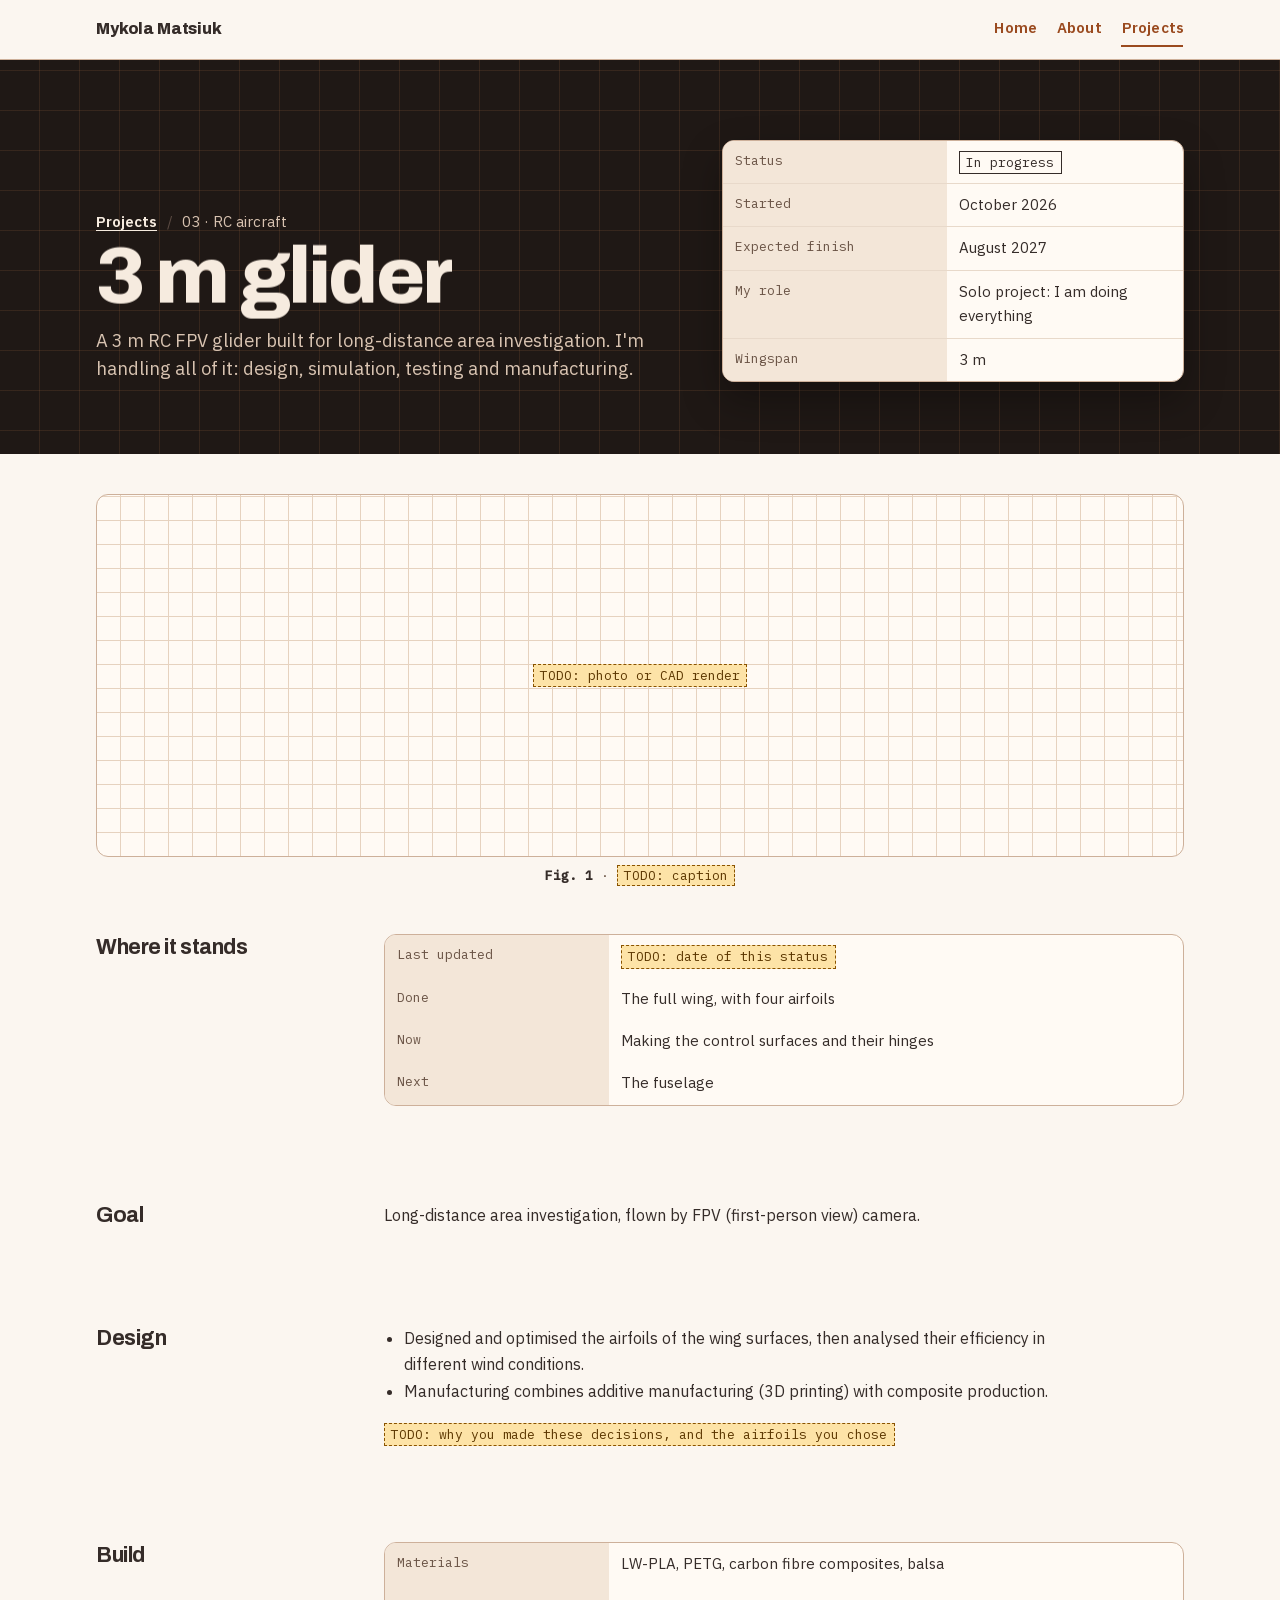
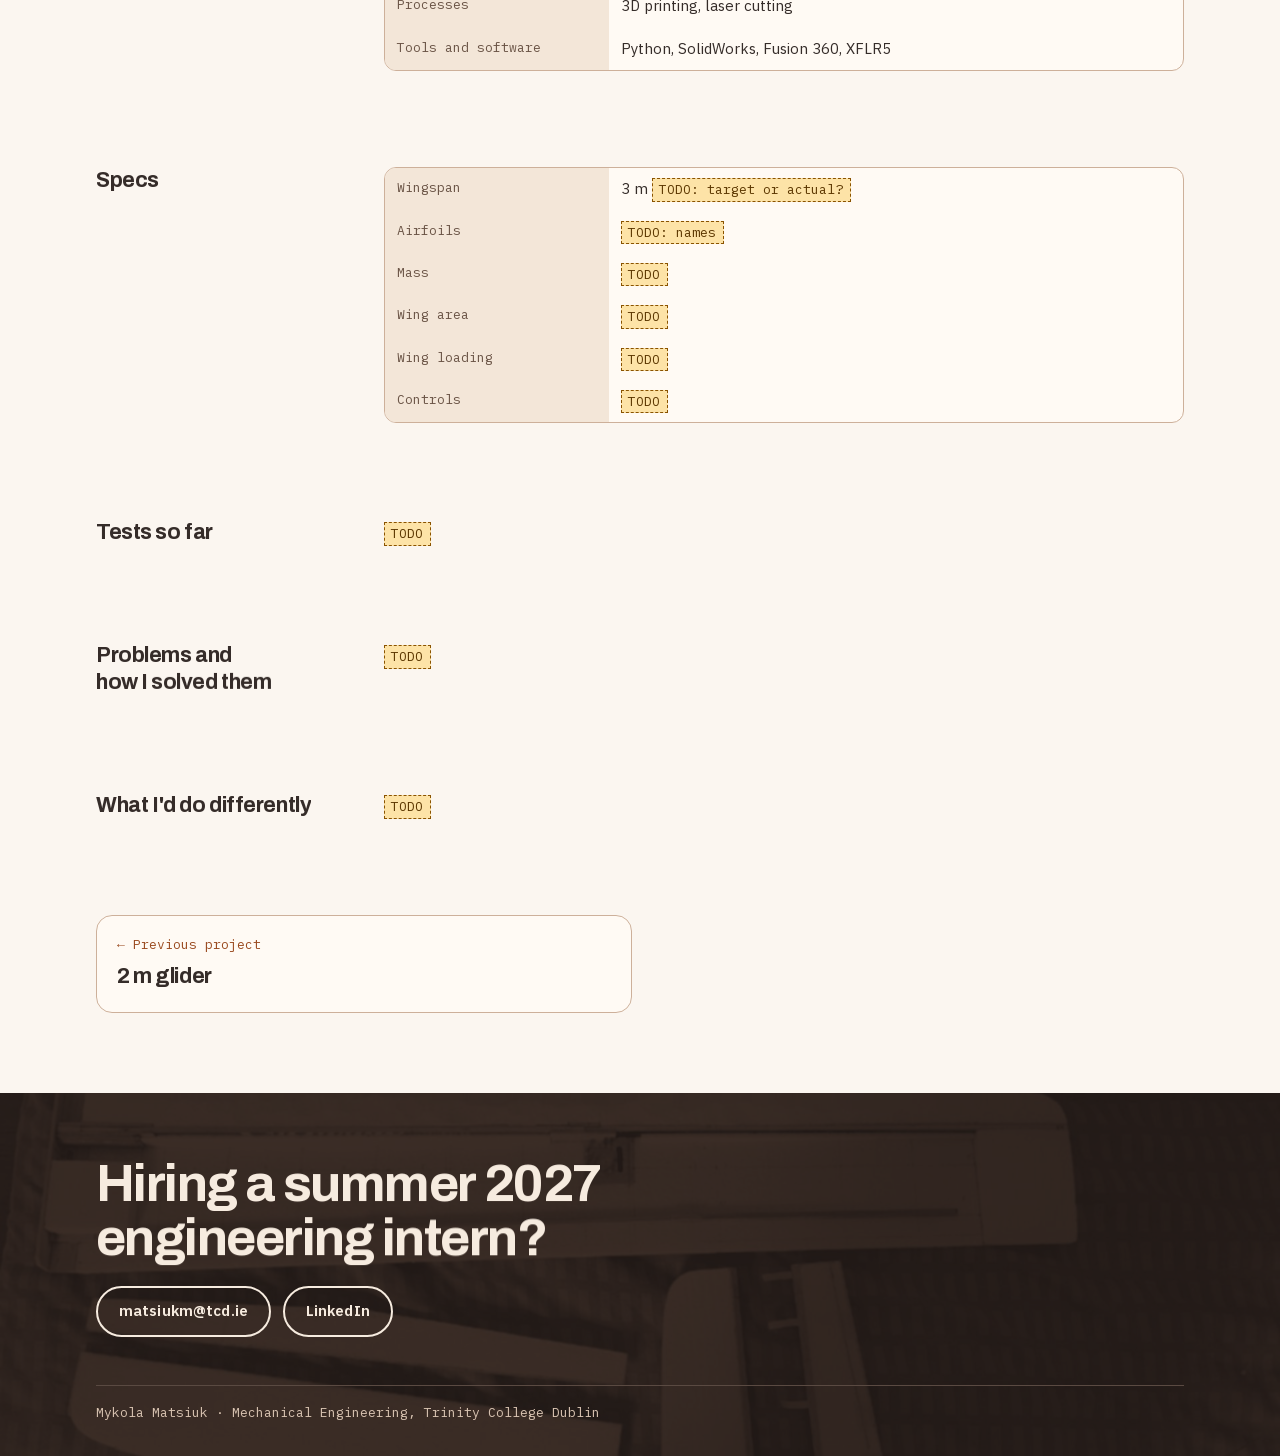
<file: projects/glider-3m.html>
<!doctype html>
<html lang="en-IE">
<head>
  <meta charset="utf-8">
  <meta name="viewport" content="width=device-width, initial-scale=1">
  <title>3 m glider | Mykola Matsiuk</title>
  <meta name="description" content="A 3 m wingspan RC FPV glider in progress, designed and built solo by Mykola Matsiuk.">
  <link rel="icon" href="data:,">
  <link rel="preload" href="../fonts/ibm-plex-sans-latin.woff2" as="font" type="font/woff2" crossorigin>
  <link rel="preload" href="../fonts/archivo-latin.woff2" as="font" type="font/woff2" crossorigin>
  <link rel="stylesheet" href="../css/style.css?v=16">
</head>
<body>
  <a class="skip" href="#main">Skip to content</a>
  <header class="site-header">
    <div class="wrap">
      <a class="site-name" href="../index.html">Mykola Matsiuk</a>
      <nav class="site-nav" aria-label="Main">
        <ul>
          <li><a href="../index.html">Home</a></li>
          <li><a href="../about.html">About</a></li>
          <li><a href="../projects/index.html" aria-current="true">Projects</a></li>
        </ul>
      </nav>
    </div>
  </header>

  <main id="main">
    <section class="page-head page-head--glider3 on-dark">
      <div class="page-head-bg" aria-hidden="true"></div>
      <div class="wrap page-head-inner">
        <div class="page-head-text">
          <nav class="crumbs" aria-label="Breadcrumb"><a href="index.html">Projects</a> <span aria-hidden="true">/</span> 03 · RC aircraft</nav>
          <h1>3 m glider</h1>
          <p class="lead">A 3 m RC FPV glider built for long-distance area investigation. I'm handling all of it: design, simulation, testing and manufacturing.</p>
        </div>
        <table class="title-block">
          <tbody>
          <tr><th scope="row">Status</th><td><span class="status">In progress</span></td></tr>
          <tr><th scope="row">Started</th><td>October 2026</td></tr>
          <tr><th scope="row">Expected finish</th><td>August 2027</td></tr>
          <tr><th scope="row">My role</th><td>Solo project: I am doing everything</td></tr>
          <tr><th scope="row">Wingspan</th><td>3 m</td></tr>
          </tbody>
        </table>
      </div>
    </section>

    <div class="wrap doc">
    <figure class="cover">
      <div class="sheet placeholder"><span class="todo">TODO: photo or CAD render</span></div>
      <figcaption><b>Fig. 1</b> · <span class="todo">TODO: caption</span></figcaption>
    </figure>

    <section class="doc-section">
      <h2>Where it stands</h2>
      <div class="doc-body">
        <table class="title-block">
          <tbody>
          <tr><th scope="row">Last updated</th><td><span class="todo">TODO: date of this status</span></td></tr>
          <tr><th scope="row">Done</th><td>The full wing, with four airfoils</td></tr>
          <tr><th scope="row">Now</th><td>Making the control surfaces and their hinges</td></tr>
          <tr><th scope="row">Next</th><td>The fuselage</td></tr>
          </tbody>
        </table>
      </div>
    </section>

    <section class="doc-section">
      <h2>Goal</h2>
      <div class="doc-body">
        <p>Long-distance area investigation, flown by FPV (first-person view) camera.</p>
      </div>
    </section>

    <section class="doc-section">
      <h2>Design</h2>
      <div class="doc-body">
        <ul>
          <li>Designed and optimised the airfoils of the wing surfaces, then analysed their efficiency in different wind conditions.</li>
          <li>Manufacturing combines additive manufacturing (3D printing) with composite production.</li>
        </ul>
        <p><span class="todo">TODO: why you made these decisions, and the airfoils you chose</span></p>
      </div>
    </section>

    <section class="doc-section">
      <h2>Build</h2>
      <div class="doc-body">
        <table class="title-block">
          <tbody>
          <tr><th scope="row">Materials</th><td>LW-PLA, PETG, carbon fibre composites, balsa</td></tr>
          <tr><th scope="row">Processes</th><td>3D printing, laser cutting</td></tr>
          <tr><th scope="row">Tools and software</th><td>Python, SolidWorks, Fusion 360, XFLR5</td></tr>
          </tbody>
        </table>
      </div>
    </section>

    <section class="doc-section">
      <h2>Specs</h2>
      <div class="doc-body">
        <table class="title-block">
          <tbody>
          <tr><th scope="row">Wingspan</th><td>3 m <span class="todo">TODO: target or actual?</span></td></tr>
          <tr><th scope="row">Airfoils</th><td><span class="todo">TODO: names</span></td></tr>
          <tr><th scope="row">Mass</th><td><span class="todo">TODO</span></td></tr>
          <tr><th scope="row">Wing area</th><td><span class="todo">TODO</span></td></tr>
          <tr><th scope="row">Wing loading</th><td><span class="todo">TODO</span></td></tr>
          <tr><th scope="row">Controls</th><td><span class="todo">TODO</span></td></tr>
          </tbody>
        </table>
      </div>
    </section>

    <section class="doc-section">
      <h2>Tests so far</h2>
      <div class="doc-body">
        <p><span class="todo">TODO</span></p>
      </div>
    </section>

    <section class="doc-section">
      <h2>Problems and how I solved them</h2>
      <div class="doc-body">
        <p><span class="todo">TODO</span></p>
      </div>
    </section>

    <section class="doc-section">
      <h2>What I'd do differently</h2>
      <div class="doc-body">
        <p><span class="todo">TODO</span></p>
      </div>
    </section>
    </div>

    <nav class="pager wrap" aria-label="More projects">
        <a class="pager-link pager-prev" href="glider-2m.html">
          <span class="pager-label">← Previous project</span>
          <span class="pager-title">2 m glider</span>
        </a>
        <span></span>
    </nav>
  </main>

  <footer class="site-footer">
    <div class="wrap">
      <p class="footer-cta">Hiring a summer 2027 engineering intern?</p>
      <ul class="actions">
        <li><a class="button" href="mailto:matsiukm@tcd.ie">matsiukm@tcd.ie</a></li>
        <li><a class="button" href="https://www.linkedin.com/in/mykola-matsiuk-b7b0a23a3">LinkedIn</a></li>
      </ul>
      <p class="footer-meta">Mykola Matsiuk · Mechanical Engineering, Trinity College Dublin</p>
    </div>
  </footer>
  <script src="../js/vendor/gsap.min.js" defer></script>
  <script src="../js/vendor/ScrollTrigger.min.js" defer></script>
  <script src="../js/vendor/lenis.min.js" defer></script>
  <script src="../js/site.js?v=11" defer></script>
</body>
</html>
</file>
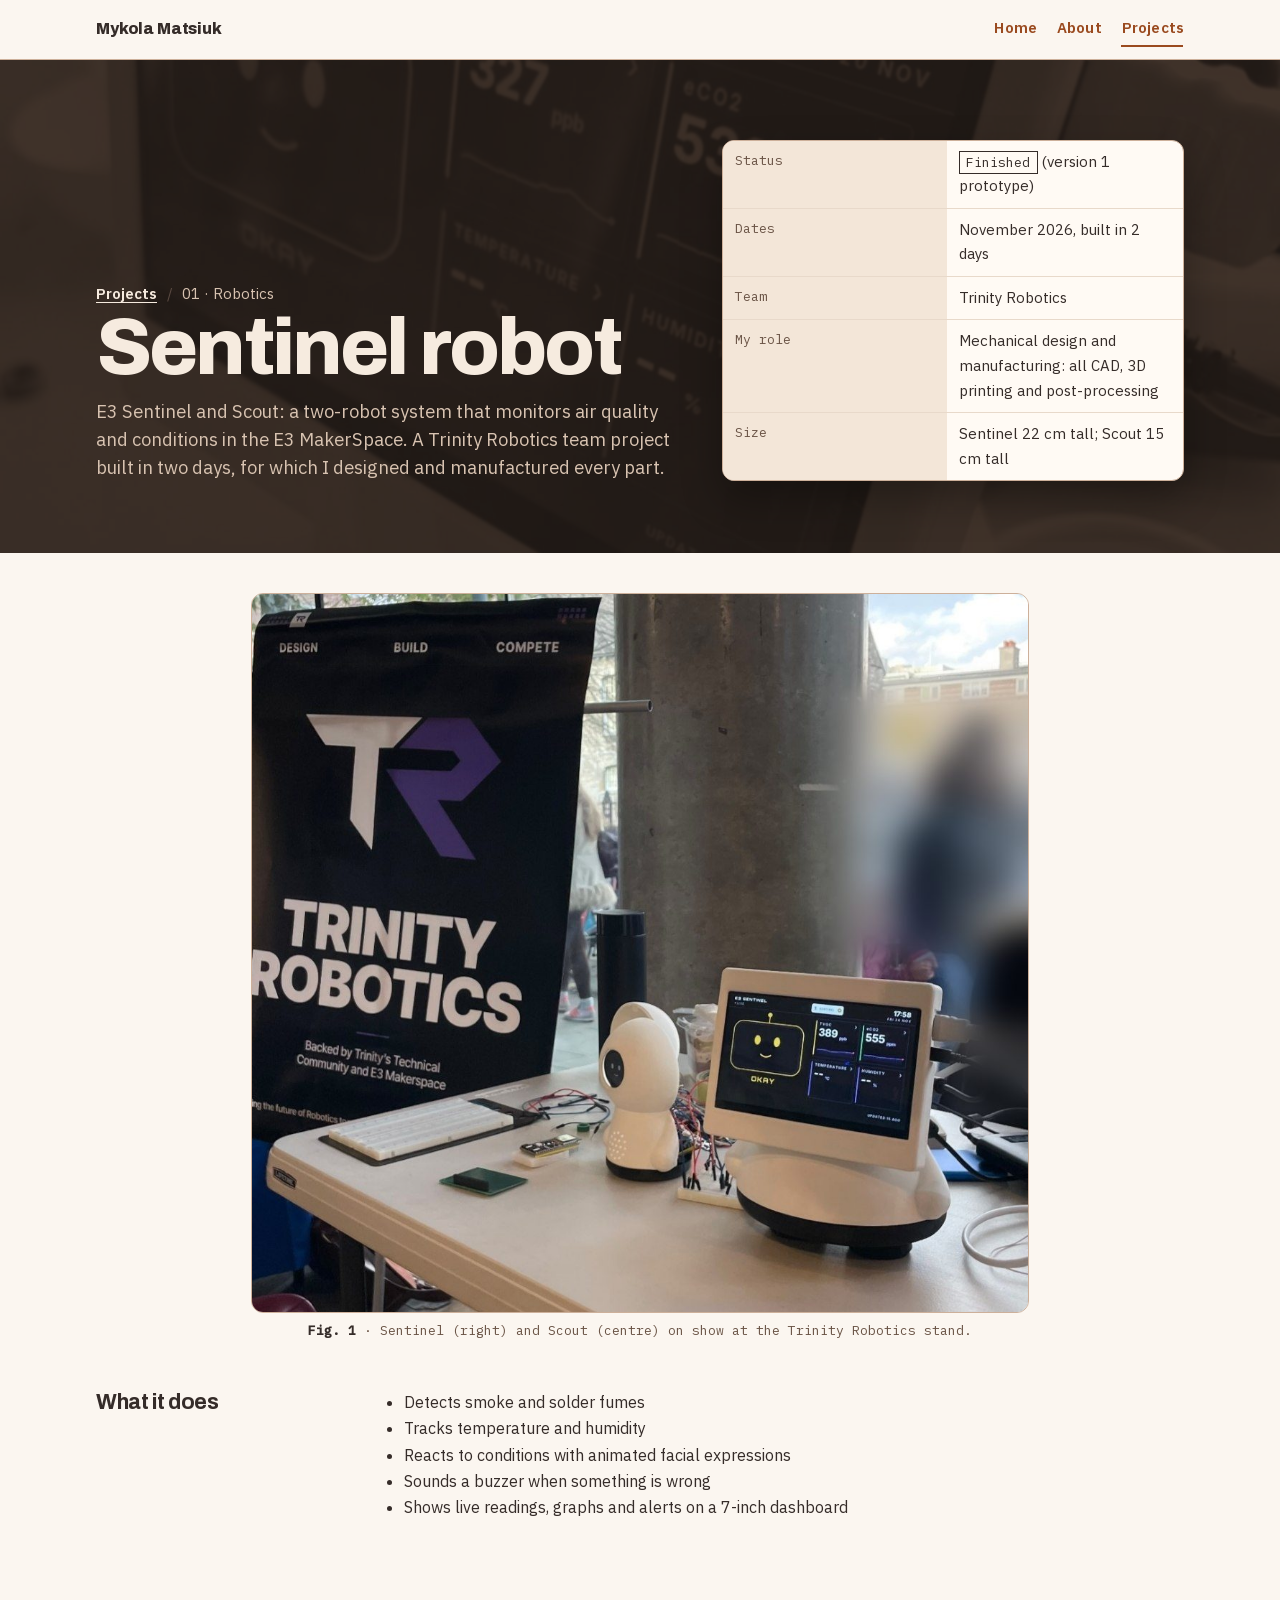
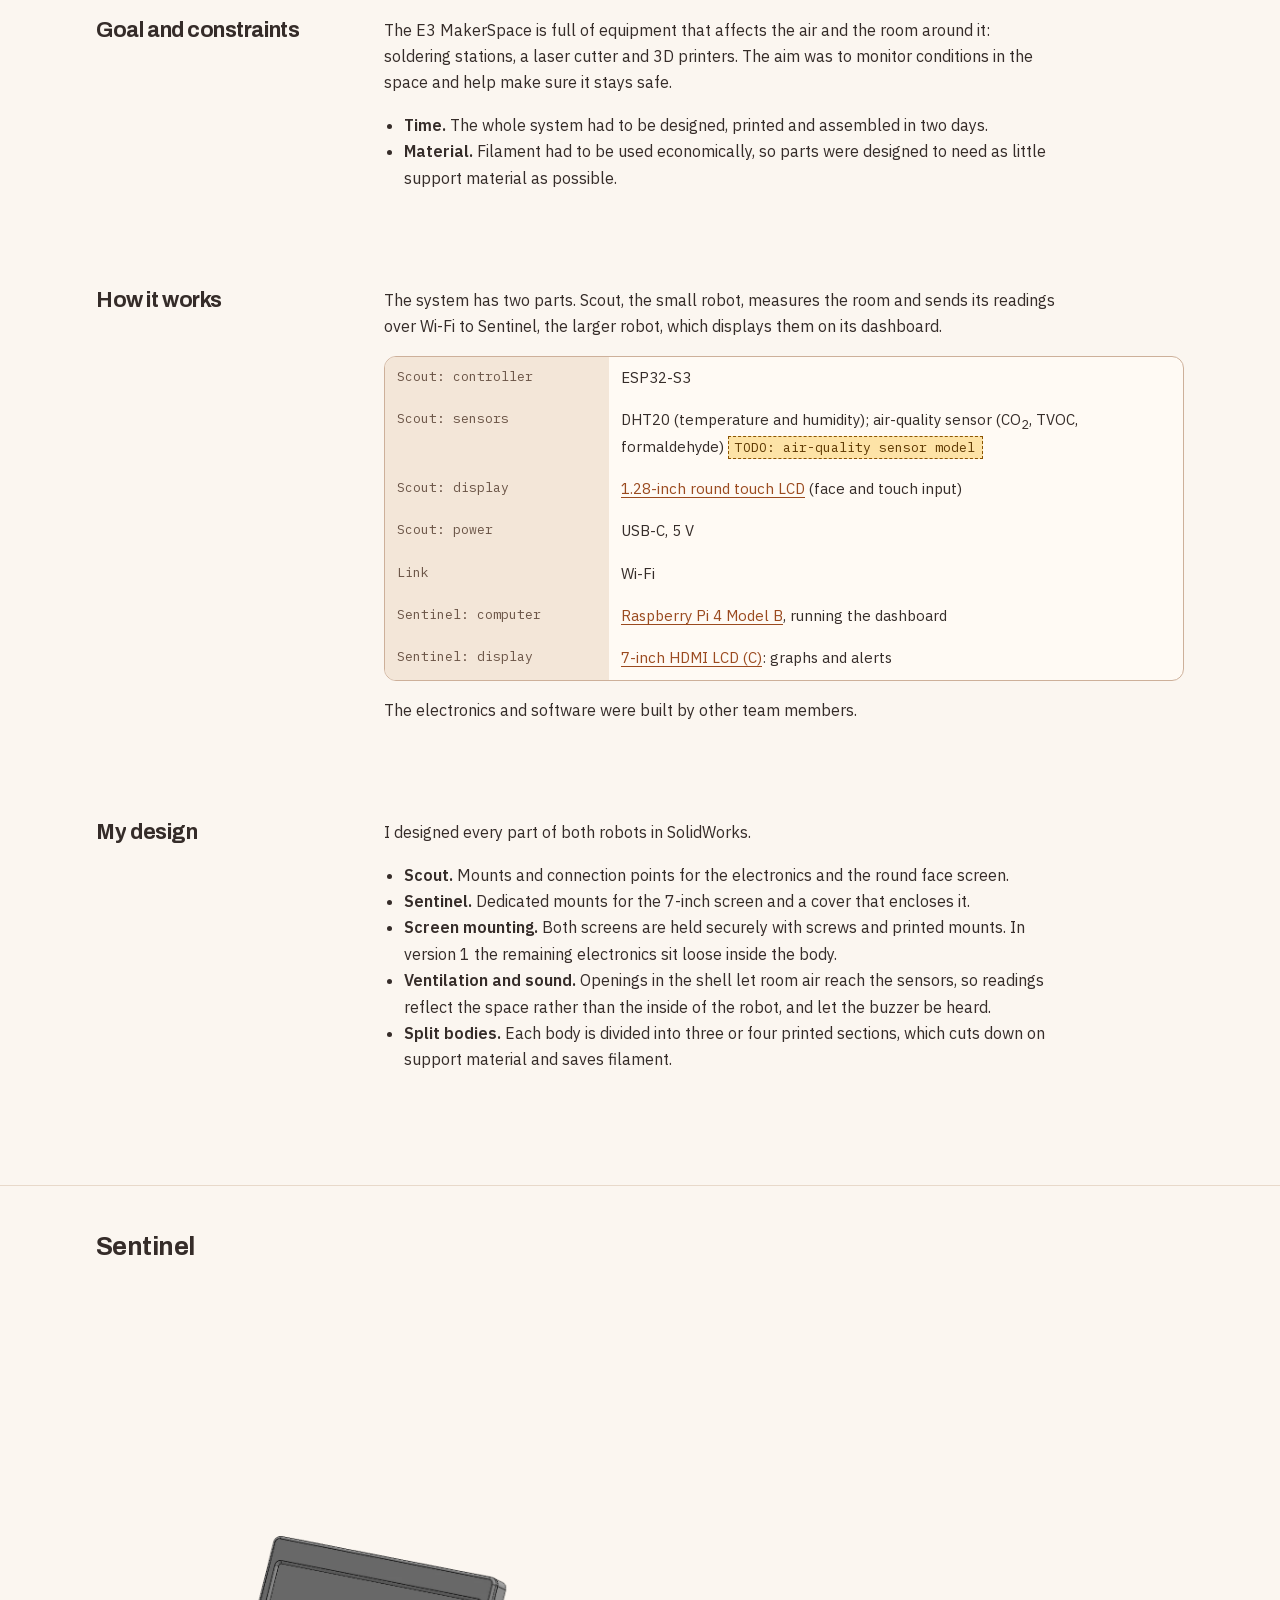
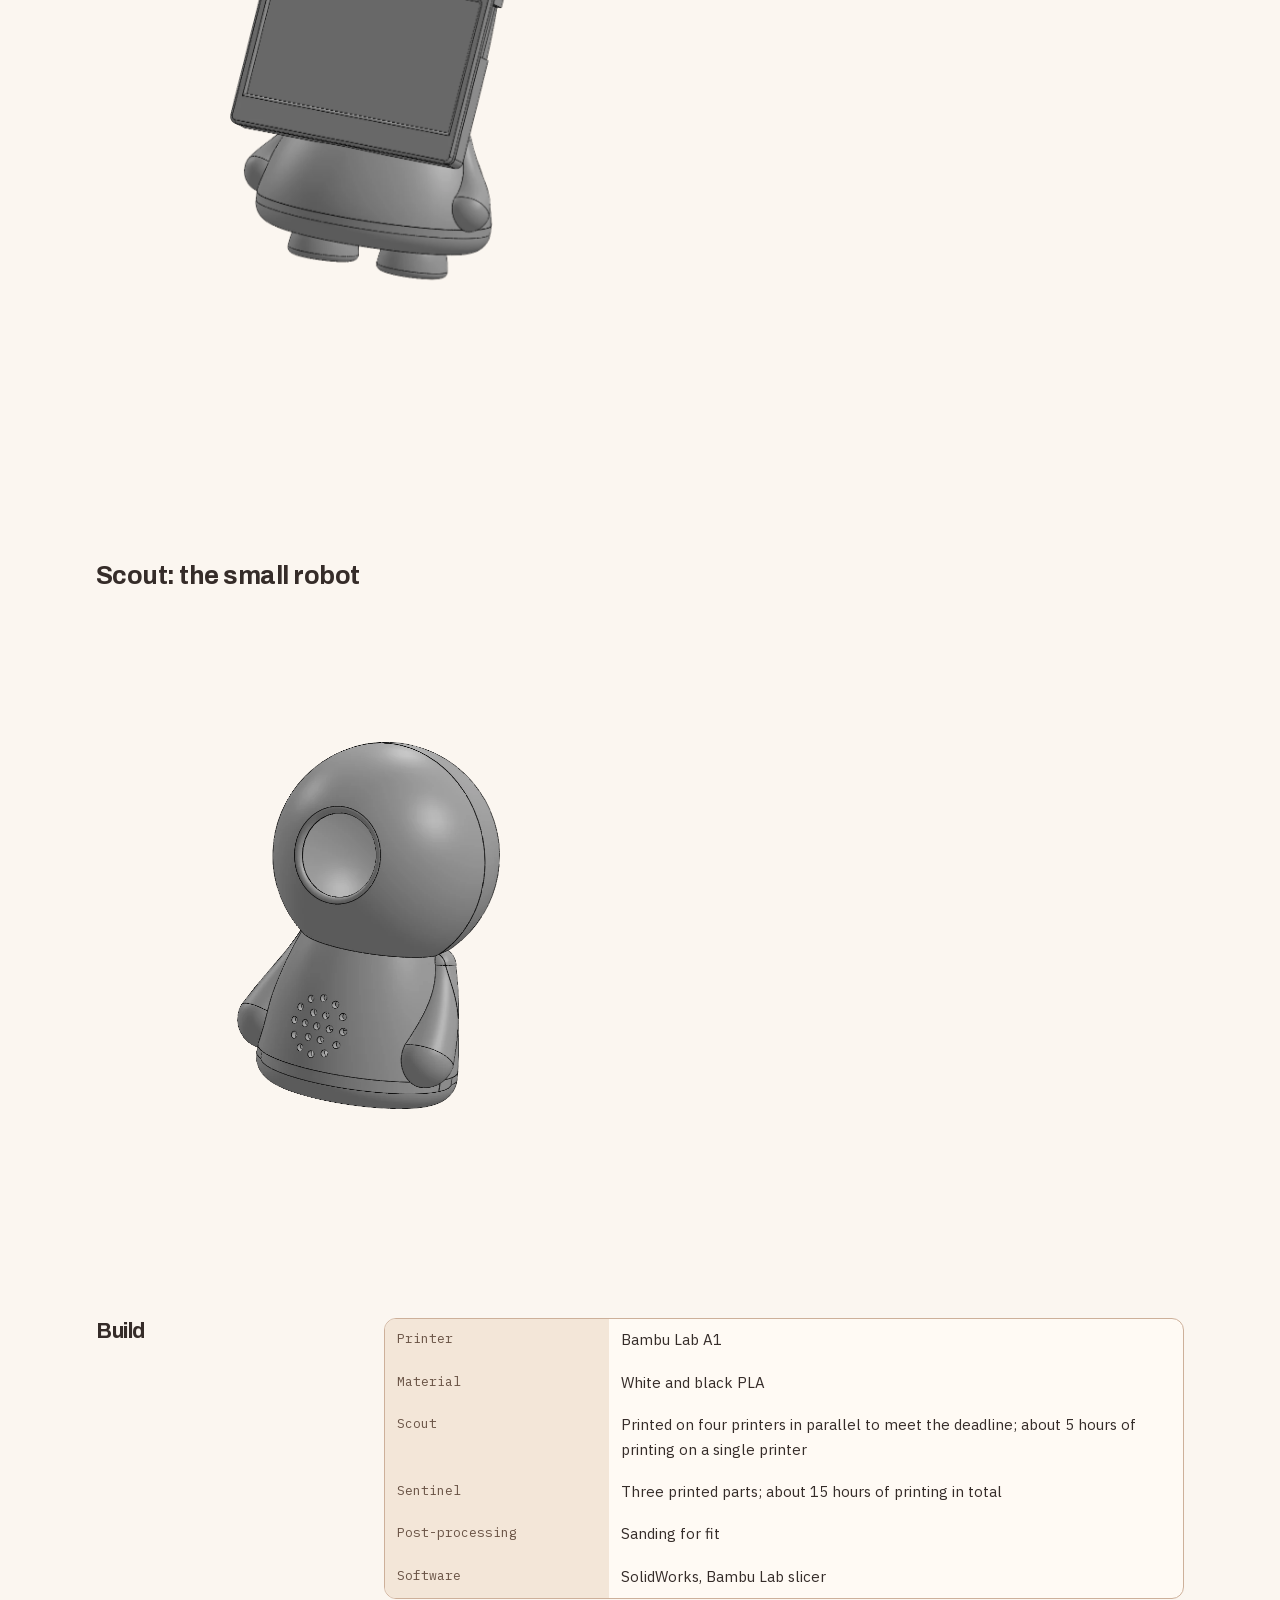
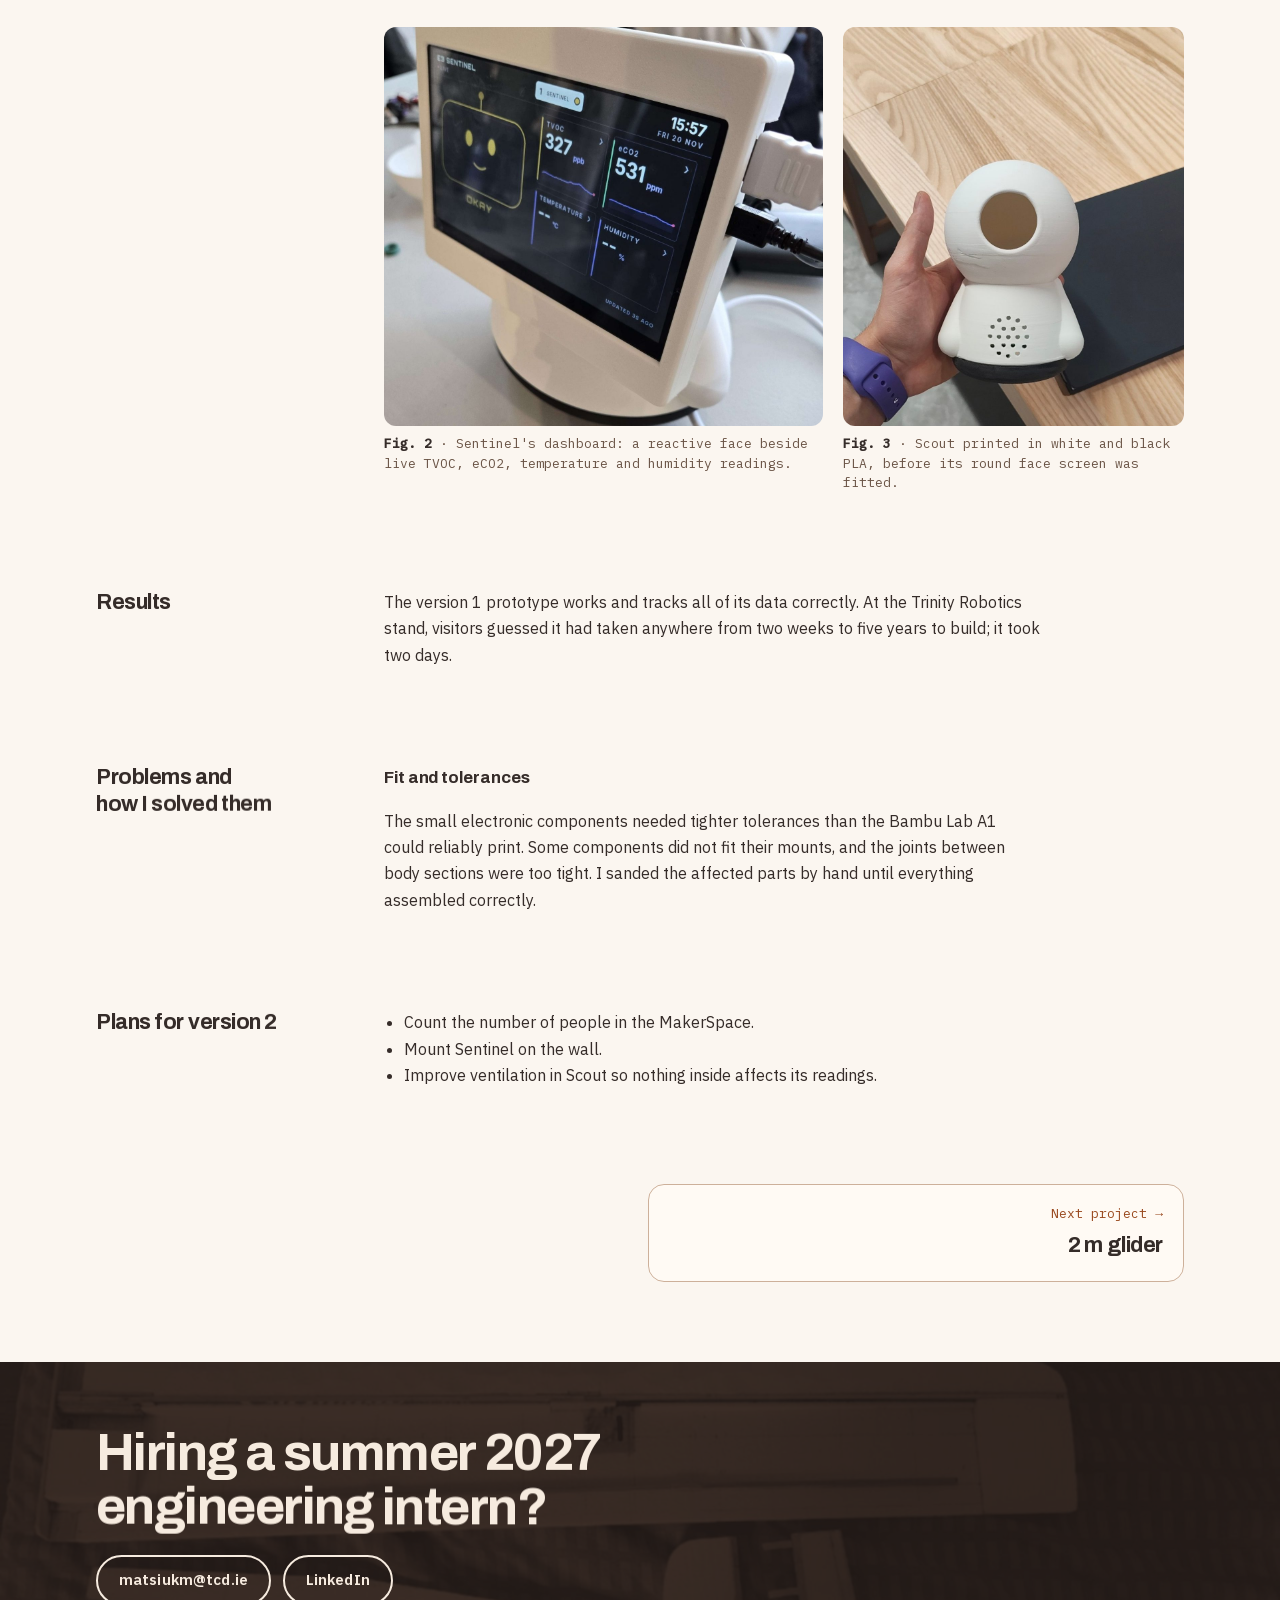
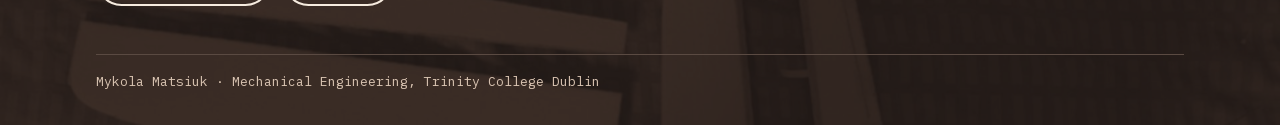
<file: projects/sentinel.html>
<!doctype html>
<html lang="en-IE">
<head>
  <meta charset="utf-8">
  <meta name="viewport" content="width=device-width, initial-scale=1">
  <title>Sentinel robot | Mykola Matsiuk</title>
  <meta name="description" content="E3 Sentinel and Scout: a two-robot air-quality monitor for the E3 MakerSpace, built in two days. Mechanical design and manufacturing by Mykola Matsiuk.">
  <link rel="icon" href="data:,">
  <link rel="preload" href="../fonts/ibm-plex-sans-latin.woff2" as="font" type="font/woff2" crossorigin>
  <link rel="preload" href="../fonts/archivo-latin.woff2" as="font" type="font/woff2" crossorigin>
  <link rel="stylesheet" href="../css/style.css?v=16">
  <link rel="stylesheet" href="../css/explode.css?v=11">
</head>
<body>
  <a class="skip" href="#main">Skip to content</a>
  <header class="site-header">
    <div class="wrap">
      <a class="site-name" href="../index.html">Mykola Matsiuk</a>
      <nav class="site-nav" aria-label="Main">
        <ul>
          <li><a href="../index.html">Home</a></li>
          <li><a href="../about.html">About</a></li>
          <li><a href="../projects/index.html" aria-current="true">Projects</a></li>
        </ul>
      </nav>
    </div>
  </header>

  <main id="main">
    <section class="page-head page-head--sentinel on-dark">
      <div class="page-head-bg" aria-hidden="true"></div>
      <div class="wrap page-head-inner">
        <div class="page-head-text">
          <nav class="crumbs" aria-label="Breadcrumb"><a href="index.html">Projects</a> <span aria-hidden="true">/</span> 01 · Robotics</nav>
          <h1>Sentinel robot</h1>
          <p class="lead">E3 Sentinel and Scout: a two-robot system that monitors air quality and conditions in the E3 MakerSpace. A Trinity Robotics team project built in two days, for which I designed and manufactured every part.</p>
        </div>
        <table class="title-block">
          <tbody>
          <tr><th scope="row">Status</th><td><span class="status">Finished</span> (version 1 prototype)</td></tr>
          <tr><th scope="row">Dates</th><td>November 2026, built in 2 days</td></tr>
          <tr><th scope="row">Team</th><td>Trinity Robotics</td></tr>
          <tr><th scope="row">My role</th><td>Mechanical design and manufacturing: all CAD, 3D printing and post-processing</td></tr>
          <tr><th scope="row">Size</th><td>Sentinel 22 cm tall; Scout 15 cm tall</td></tr>
          </tbody>
        </table>
      </div>
    </section>

    <div class="wrap doc">
    <figure class="cover">
      <img src="../images/sentinel/sentinel-stand.jpg" width="1080" height="1000" alt="Sentinel, a white 3D-printed robot with a 7-inch screen, and Scout, the small round robot, on a table at the Trinity Robotics stand.">
      <figcaption><b>Fig. 1</b> · Sentinel (right) and Scout (centre) on show at the Trinity Robotics stand.</figcaption>
    </figure>

    <section class="doc-section">
      <h2>What it does</h2>
      <div class="doc-body">
        <ul>
          <li>Detects smoke and solder fumes</li>
          <li>Tracks temperature and humidity</li>
          <li>Reacts to conditions with animated facial expressions</li>
          <li>Sounds a buzzer when something is wrong</li>
          <li>Shows live readings, graphs and alerts on a 7-inch dashboard</li>
        </ul>
      </div>
    </section>

    <section class="doc-section">
      <h2>Goal and constraints</h2>
      <div class="doc-body">
        <p>The E3 MakerSpace is full of equipment that affects the air and the room around it: soldering stations, a laser cutter and 3D printers. The aim was to monitor conditions in the space and help make sure it stays safe.</p>
        <ul>
          <li><b>Time.</b> The whole system had to be designed, printed and assembled in two days.</li>
          <li><b>Material.</b> Filament had to be used economically, so parts were designed to need as little support material as possible.</li>
        </ul>
      </div>
    </section>

    <section class="doc-section">
      <h2>How it works</h2>
      <div class="doc-body">
        <p>The system has two parts. Scout, the small robot, measures the room and sends its readings over Wi-Fi to Sentinel, the larger robot, which displays them on its dashboard.</p>
        <table class="title-block">
          <tbody>
          <tr><th scope="row">Scout: controller</th><td>ESP32-S3</td></tr>
          <tr><th scope="row">Scout: sensors</th><td>DHT20 (temperature and humidity); air-quality sensor (CO<sub>2</sub>, TVOC, formaldehyde) <span class="todo">TODO: air-quality sensor model</span></td></tr>
          <tr><th scope="row">Scout: display</th><td><a href="https://www.waveshare.com/1.28inch-touch-lcd.htm">1.28-inch round touch LCD</a> (face and touch input)</td></tr>
          <tr><th scope="row">Scout: power</th><td>USB-C, 5 V</td></tr>
          <tr><th scope="row">Link</th><td>Wi-Fi</td></tr>
          <tr><th scope="row">Sentinel: computer</th><td><a href="https://pip-assets.raspberrypi.com/categories/545-raspberry-pi-4-model-b/documents/RP-008341-DS-1-raspberry-pi-4-datasheet.pdf">Raspberry Pi 4 Model B</a>, running the dashboard</td></tr>
          <tr><th scope="row">Sentinel: display</th><td><a href="https://www.waveshare.com/wiki/7inch_HDMI_LCD_(C)">7-inch HDMI LCD (C)</a>: graphs and alerts</td></tr>
          </tbody>
        </table>
        <p>The electronics and software were built by other team members.</p>
      </div>
    </section>

    <section class="doc-section">
      <h2>My design</h2>
      <div class="doc-body">
        <p>I designed every part of both robots in SolidWorks.</p>
        <ul>
          <li><b>Scout.</b> Mounts and connection points for the electronics and the round face screen.</li>
          <li><b>Sentinel.</b> Dedicated mounts for the 7-inch screen and a cover that encloses it.</li>
          <li><b>Screen mounting.</b> Both screens are held securely with screws and printed mounts. In version 1 the remaining electronics sit loose inside the body.</li>
          <li><b>Ventilation and sound.</b> Openings in the shell let room air reach the sensors, so readings reflect the space rather than the inside of the robot, and let the buzzer be heard.</li>
          <li><b>Split bodies.</b> Each body is divided into three or four printed sections, which cuts down on support material and saves filament.</li>
        </ul>
      </div>
    </section>

    </div>

    <div class="explode-pair" id="exploded-view">
      <div class="wrap explode-intro">
        <a class="explode-skip" href="#build">Skip the exploded views</a>
      </div>

      <section class="explode" data-robot="sentinel" aria-labelledby="explode-sentinel">
        <div class="wrap explode-grid">
          <h3 class="explode-title" id="explode-sentinel">Sentinel</h3>
          <figure class="explode-figure">
            <div class="explode-canvas" style="--ratio: 0.8159; --mt: 0.66; --mb: 0.55; --ml: 0; --mr: 0">
              <img class="explode-layer" src="../images/sentinel/explode/01-rpi.webp" width="647" height="793" loading="lazy" decoding="async" data-part="rpi" data-dir="down" style="--dx: 0.0; --dy: 0.3" alt="Raspberry Pi 4, shown as a simplified placeholder block, which sits inside Sentinel's body.">
              <img class="explode-layer" src="../images/sentinel/explode/03-bottom.webp" width="647" height="793" loading="lazy" decoding="async" data-part="bottom" data-dir="down" style="--dx: 0.0; --dy: 0.55" alt="Bottom ring of Sentinel with its two feet.">
              <img class="explode-layer" src="../images/sentinel/explode/02-body.webp" width="647" height="793" loading="lazy" decoding="async" data-part="body" data-dir="none" style="--dx: 0; --dy: 0" alt="Body shell of Sentinel: the rounded body with two arms and, on top, the rear housing for the screen with four screw bosses.">
              <img class="explode-layer" src="../images/sentinel/explode/04-screen.webp" width="647" height="793" loading="lazy" decoding="async" data-part="screen" data-dir="up" style="--dx: 0.0; --dy: -0.32" alt="The 7-inch display panel with four mounting tabs.">
              <img class="explode-layer" src="../images/sentinel/explode/05-cover.webp" width="647" height="793" loading="lazy" decoding="async" data-part="cover" data-dir="up" style="--dx: 0.0; --dy: -0.66" alt="Screen bezel: the rectangular frame that covers the edge of the display.">
            </div>
            <figcaption class="visually-hidden">Exploded view of Sentinel: from top to bottom, the screen bezel, the display panel, the body shell, the Raspberry Pi and the bottom ring with its feet.</figcaption>
          </figure>
          <ol class="explode-parts" aria-label="Sentinel parts, top to bottom">
            <li class="explode-part" data-part="cover" data-anchor="0.344" data-reveal="0.05">
              <span class="explode-num">05</span>
              <h4 class="explode-name">Screen bezel</h4>
            </li>
            <li class="explode-part" data-part="screen" data-anchor="0.347" data-reveal="0.3">
              <span class="explode-num">04</span>
              <h4 class="explode-name">Display panel</h4>
            </li>
            <li class="explode-part" data-part="body" data-anchor="0.66" data-reveal="0.55">
              <span class="explode-num">03</span>
              <h4 class="explode-name">Body shell</h4>
            </li>
            <li class="explode-part" data-part="rpi" data-anchor="0.705" data-reveal="0.42">
              <span class="explode-num">02</span>
              <h4 class="explode-name">Raspberry Pi (simplified placeholder model)</h4>
            </li>
            <li class="explode-part" data-part="bottom" data-anchor="0.839" data-reveal="0.15">
              <span class="explode-num">01</span>
              <h4 class="explode-name">Bottom ring and feet</h4>
            </li>
          </ol>
        </div>
      </section>

      <section class="explode" data-robot="scout" aria-labelledby="explode-scout">
        <div class="wrap explode-grid">
          <h3 class="explode-title" id="explode-scout">Scout: the small robot</h3>
          <figure class="explode-figure">
            <div class="explode-canvas" style="--ratio: 0.7335; --mt: 0.3; --mb: 0.3; --ml: 0.45; --mr: 0.45">
              <img class="explode-layer" src="../images/sentinel/explode-small/01-bottom.webp" width="567" height="773" loading="lazy" decoding="async" data-part="bottom" data-dir="down" style="--dx: 0.0; --dy: 0.3" alt="Bottom of Scout: a shallow round base with a notch in its rim.">
              <img class="explode-layer" src="../images/sentinel/explode-small/03-ring.webp" width="567" height="773" loading="lazy" decoding="async" data-part="ring" data-dir="up" style="--dx: 0.0; --dy: -0.3" alt="A small ring that sits hidden inside Scout's head when assembled.">
              <img class="explode-layer" src="../images/sentinel/explode-small/04-back.webp" width="567" height="773" loading="lazy" decoding="async" data-part="back" data-dir="right" style="--dx: 0.45; --dy: 0.0" alt="Back shell of Scout: the rear half of the head and body, seen from the inside.">
              <img class="explode-layer" src="../images/sentinel/explode-small/02-front.webp" width="567" height="773" loading="lazy" decoding="async" data-part="front" data-dir="left" style="--dx: -0.45; --dy: 0.0" alt="Front shell of Scout: the front half of the round head with the face opening, the body with the speaker grille, and the arms.">
            </div>
            <figcaption class="visually-hidden">Exploded view of Scout: the ring rises out of the head, the front and back shells split apart to the sides, and the bottom drops away.</figcaption>
          </figure>
          <ol class="explode-parts" aria-label="Scout parts, top to bottom">
            <li class="explode-part" data-part="ring" data-anchor="0.074" data-reveal="0.1">
              <span class="explode-num">04</span>
              <h4 class="explode-name">Ring</h4>
            </li>
            <li class="explode-part" data-part="front" data-anchor="0.4" data-reveal="0.25">
              <span class="explode-num">03</span>
              <h4 class="explode-name">Front shell</h4>
            </li>
            <li class="explode-part" data-part="back" data-anchor="0.62" data-reveal="0.4">
              <span class="explode-num">02</span>
              <h4 class="explode-name">Back shell</h4>
            </li>
            <li class="explode-part" data-part="bottom" data-anchor="0.873" data-reveal="0.55">
              <span class="explode-num">01</span>
              <h4 class="explode-name">Bottom</h4>
            </li>
          </ol>
        </div>
      </section>
    </div>

    <div class="wrap doc">
    <section class="doc-section" id="build">
      <h2>Build</h2>
      <div class="doc-body">
        <table class="title-block">
          <tbody>
          <tr><th scope="row">Printer</th><td>Bambu Lab A1</td></tr>
          <tr><th scope="row">Material</th><td>White and black PLA</td></tr>
          <tr><th scope="row">Scout</th><td>Printed on four printers in parallel to meet the deadline; about 5 hours of printing on a single printer</td></tr>
          <tr><th scope="row">Sentinel</th><td>Three printed parts; about 15 hours of printing in total</td></tr>
          <tr><th scope="row">Post-processing</th><td>Sanding for fit</td></tr>
          <tr><th scope="row">Software</th><td>SolidWorks, Bambu Lab slicer</td></tr>
          </tbody>
        </table>
        <div class="gallery">
        <div class="gallery-row">
          <figure style="--r: 1.1">
            <img src="../images/sentinel/sentinel-dashboard.jpg" width="1320" height="1200" loading="lazy" alt="Close-up of Sentinel's 7-inch screen: a smiling face marked OKAY next to TVOC, eCO2, temperature and humidity panels.">
            <figcaption><b>Fig. 2</b> · Sentinel's dashboard: a reactive face beside live TVOC, eCO2, temperature and humidity readings.</figcaption>
          </figure>
          <figure style="--r: 0.855">
            <img src="../images/sentinel/scout.jpg" width="1000" height="1170" loading="lazy" alt="Scout, 3D printed in white PLA with a black base, held in one hand before its face screen was fitted.">
            <figcaption><b>Fig. 3</b> · Scout printed in white and black PLA, before its round face screen was fitted.</figcaption>
          </figure>
        </div>
        </div>
      </div>
    </section>

    <section class="doc-section">
      <h2>Results</h2>
      <div class="doc-body">
        <p>The version 1 prototype works and tracks all of its data correctly. At the Trinity Robotics stand, visitors guessed it had taken anywhere from two weeks to five years to build; it took two days.</p>
      </div>
    </section>

    <section class="doc-section">
      <h2>Problems and how I solved them</h2>
      <div class="doc-body">
        <h3>Fit and tolerances</h3>
        <p>The small electronic components needed tighter tolerances than the Bambu Lab A1 could reliably print. Some components did not fit their mounts, and the joints between body sections were too tight. I sanded the affected parts by hand until everything assembled correctly.</p>
      </div>
    </section>

    <section class="doc-section">
      <h2>Plans for version 2</h2>
      <div class="doc-body">
        <ul>
          <li>Count the number of people in the MakerSpace.</li>
          <li>Mount Sentinel on the wall.</li>
          <li>Improve ventilation in Scout so nothing inside affects its readings.</li>
        </ul>
      </div>
    </section>
    </div>

    <nav class="pager wrap" aria-label="More projects">
        <span></span>
        <a class="pager-link pager-next" href="glider-2m.html">
          <span class="pager-label">Next project →</span>
          <span class="pager-title">2 m glider</span>
        </a>
    </nav>
  </main>

  <footer class="site-footer">
    <div class="wrap">
      <p class="footer-cta">Hiring a summer 2027 engineering intern?</p>
      <ul class="actions">
        <li><a class="button" href="mailto:matsiukm@tcd.ie">matsiukm@tcd.ie</a></li>
        <li><a class="button" href="https://www.linkedin.com/in/mykola-matsiuk-b7b0a23a3">LinkedIn</a></li>
      </ul>
      <p class="footer-meta">Mykola Matsiuk · Mechanical Engineering, Trinity College Dublin</p>
    </div>
  </footer>
  <script src="../js/vendor/gsap.min.js" defer></script>
  <script src="../js/vendor/ScrollTrigger.min.js" defer></script>
  <script src="../js/vendor/lenis.min.js" defer></script>
  <script src="../js/site.js?v=11" defer></script>
  <script src="../js/explode.js?v=5" defer></script>
</body>
</html>
</file>
<file: css/style.css>
/* Mobile first: base styles target phones; min-width queries add wider layouts.
   Look: engineering report meets drawing sheet, with large type and photo-led projects. */

/* Fonts: self-hosted in /fonts (SIL Open Font License), no external requests.
   Archivo for headings, IBM Plex Sans for text, IBM Plex Mono for specs, dates and figure labels. */
@font-face { font-family: "Archivo"; font-style: normal; font-weight: 600 800; font-display: swap; src: url("../fonts/archivo-latin.woff2") format("woff2"); unicode-range: U+0000-00FF, U+0131, U+0152-0153, U+02BB-02BC, U+02C6, U+02DA, U+02DC, U+0304, U+0308, U+0329, U+2000-206F, U+20AC, U+2122, U+2191, U+2193, U+2212, U+2215, U+FEFF, U+FFFD; }
@font-face { font-family: "Archivo"; font-style: normal; font-weight: 600 800; font-display: swap; src: url("../fonts/archivo-latin-ext.woff2") format("woff2"); unicode-range: U+0100-02BA, U+02BD-02C5, U+02C7-02CC, U+02CE-02D7, U+02DD-02FF, U+0304, U+0308, U+0329, U+1D00-1DBF, U+1E00-1E9F, U+1EF2-1EFF, U+2020, U+20A0-20AB, U+20AD-20C4, U+2113, U+2C60-2C7F, U+A720-A7FF; }
@font-face { font-family: "IBM Plex Sans"; font-style: normal; font-weight: 400 600; font-display: swap; src: url("../fonts/ibm-plex-sans-latin.woff2") format("woff2"); unicode-range: U+0000-00FF, U+0131, U+0152-0153, U+02BB-02BC, U+02C6, U+02DA, U+02DC, U+0304, U+0308, U+0329, U+2000-206F, U+20AC, U+2122, U+2191, U+2193, U+2212, U+2215, U+FEFF, U+FFFD; }
@font-face { font-family: "IBM Plex Sans"; font-style: normal; font-weight: 400 600; font-display: swap; src: url("../fonts/ibm-plex-sans-latin-ext.woff2") format("woff2"); unicode-range: U+0100-02BA, U+02BD-02C5, U+02C7-02CC, U+02CE-02D7, U+02DD-02FF, U+0304, U+0308, U+0329, U+1D00-1DBF, U+1E00-1E9F, U+1EF2-1EFF, U+2020, U+20A0-20AB, U+20AD-20C4, U+2113, U+2C60-2C7F, U+A720-A7FF; }
@font-face { font-family: "IBM Plex Sans"; font-style: italic; font-weight: 400 600; font-display: swap; src: url("../fonts/ibm-plex-sans-italic-latin.woff2") format("woff2"); unicode-range: U+0000-00FF, U+0131, U+0152-0153, U+02BB-02BC, U+02C6, U+02DA, U+02DC, U+0304, U+0308, U+0329, U+2000-206F, U+20AC, U+2122, U+2191, U+2193, U+2212, U+2215, U+FEFF, U+FFFD; }
@font-face { font-family: "IBM Plex Sans"; font-style: italic; font-weight: 400 600; font-display: swap; src: url("../fonts/ibm-plex-sans-italic-latin-ext.woff2") format("woff2"); unicode-range: U+0100-02BA, U+02BD-02C5, U+02C7-02CC, U+02CE-02D7, U+02DD-02FF, U+0304, U+0308, U+0329, U+1D00-1DBF, U+1E00-1E9F, U+1EF2-1EFF, U+2020, U+20A0-20AB, U+20AD-20C4, U+2113, U+2C60-2C7F, U+A720-A7FF; }
@font-face { font-family: "IBM Plex Mono"; font-style: normal; font-weight: 400; font-display: swap; src: url("../fonts/ibm-plex-mono-400-latin.woff2") format("woff2"); unicode-range: U+0000-00FF, U+0131, U+0152-0153, U+02BB-02BC, U+02C6, U+02DA, U+02DC, U+0304, U+0308, U+0329, U+2000-206F, U+20AC, U+2122, U+2191, U+2193, U+2212, U+2215, U+FEFF, U+FFFD; }
@font-face { font-family: "IBM Plex Mono"; font-style: normal; font-weight: 400; font-display: swap; src: url("../fonts/ibm-plex-mono-400-latin-ext.woff2") format("woff2"); unicode-range: U+0100-02BA, U+02BD-02C5, U+02C7-02CC, U+02CE-02D7, U+02DD-02FF, U+0304, U+0308, U+0329, U+1D00-1DBF, U+1E00-1E9F, U+1EF2-1EFF, U+2020, U+20A0-20AB, U+20AD-20C4, U+2113, U+2C60-2C7F, U+A720-A7FF; }
@font-face { font-family: "IBM Plex Mono"; font-style: normal; font-weight: 500; font-display: swap; src: url("../fonts/ibm-plex-mono-500-latin.woff2") format("woff2"); unicode-range: U+0000-00FF, U+0131, U+0152-0153, U+02BB-02BC, U+02C6, U+02DA, U+02DC, U+0304, U+0308, U+0329, U+2000-206F, U+20AC, U+2122, U+2191, U+2193, U+2212, U+2215, U+FEFF, U+FFFD; }
@font-face { font-family: "IBM Plex Mono"; font-style: normal; font-weight: 500; font-display: swap; src: url("../fonts/ibm-plex-mono-500-latin-ext.woff2") format("woff2"); unicode-range: U+0100-02BA, U+02BD-02C5, U+02C7-02CC, U+02CE-02D7, U+02DD-02FF, U+0304, U+0308, U+0329, U+1D00-1DBF, U+1E00-1E9F, U+1EF2-1EFF, U+2020, U+20A0-20AB, U+20AD-20C4, U+2113, U+2C60-2C7F, U+A720-A7FF; }

/* Colour: warm tones sampled from the portrait (images/profile/mykola-matsiuk.jpg).
   Cream paper from the shirt, espresso text from the dark background, sand and skin
   tones for panels and lines, and one copper accent from the warm lights behind.
   Contrast on --bg: text 12.7:1, muted 6.6:1, accent 5.8:1 (all WCAG AA). */
:root {
  --bg: #fbf6f0;          /* cream paper */
  --surface: #fffaf4;     /* cards and tables */
  --tint: #f3e6d8;        /* warm sand panels and footer */
  --tint-strong: #e6d2bf; /* grid lines and selection */
  --text: #352c29;        /* espresso */
  --muted: #6a5446;       /* hair brown */
  --rule: #e8d9ca;        /* thin dividers */
  --line: #cdb09a;        /* stronger drawing lines, skin tone */
  --accent: #9a4a1f;      /* copper */
  --accent-ink: #fffaf4;
  /* Dark photo bands (hero, projects, footer) */
  --dark: #1f1815;          /* deepest espresso */
  --on-dark: #f6ebdf;       /* cream text on dark, 14.9:1 */
  --muted-on-dark: #d8c3b1; /* secondary text on dark, 10.3:1 */
  --line-on-dark: #5a4a42;
  --accent-bright: #e0905a; /* copper lit up for dark backgrounds, 7.0:1 */
  --sans: "IBM Plex Sans", system-ui, -apple-system, "Segoe UI", Roboto, Arial, sans-serif;
  --display: "Archivo", "IBM Plex Sans", system-ui, sans-serif;
  --mono: "IBM Plex Mono", ui-monospace, Consolas, Menlo, monospace;
  --gutter: 1rem;
}

*, *::before, *::after { box-sizing: border-box; }

html {
  -webkit-text-size-adjust: 100%;
  accent-color: var(--accent);
  caret-color: var(--accent);
  scrollbar-color: var(--line) var(--bg);
}

::selection { background: var(--tint-strong); color: var(--text); }

body {
  margin: 0;
  background: var(--bg);
  color: var(--text);
  font-family: var(--sans);
  font-size: 1rem;
  line-height: 1.6;
  overflow-wrap: break-word;
}

.wrap {
  width: 100%;
  max-width: 72rem;
  margin: 0 auto;
  padding: 0 var(--gutter);
}

a { color: var(--accent); text-underline-offset: 0.18em; }
a:hover { text-decoration-thickness: 2px; }
a:focus-visible, .button:focus-visible { outline: 2px solid var(--accent); outline-offset: 3px; }

img { display: block; max-width: 100%; height: auto; }

.skip { position: absolute; left: -999rem; }
.skip:focus { position: static; display: block; padding: 0.5rem 1rem; }

/* ---------- Header and footer ---------- */
.site-header {
  position: sticky;
  top: 0;
  z-index: 5;
  background: var(--bg);              /* solid, so nothing shows through it */
  border-bottom: 1px solid var(--line);
  transition: transform 0.3s ease;
}

/* Hidden while scrolling down, back as soon as the visitor scrolls up (js/site.js) */
.site-header.is-hidden { transform: translateY(-100%); }

@media (prefers-reduced-motion: reduce) {
  .site-header { transition: none; }
}

.site-header .wrap {
  display: flex;
  flex-wrap: wrap;
  align-items: center;
  justify-content: space-between;
  column-gap: 1.5rem;
  padding-top: 0.5rem;
  padding-bottom: 0.5rem;
}

.site-name {
  color: var(--text);
  font-weight: 700;
  letter-spacing: -0.01em;
  text-decoration: none;
  padding: 0.5rem 0;
}

.site-nav ul {
  display: flex;
  gap: 1.25rem;
  margin: 0;
  padding: 0;
  list-style: none;
}

.site-nav a {
  display: inline-block;
  padding: 0.5rem 0;
  font-family: var(--mono);
  font-size: 0.875rem;
  text-decoration: none;
}

.site-nav a[aria-current] { border-bottom: 2px solid var(--accent); }

.site-footer {
  position: relative;
  isolation: isolate;
  overflow: hidden;
  margin-top: 5rem;
  background: var(--dark) url("../images/backgrounds/parts.jpg") center / cover no-repeat;
  color: var(--on-dark);
}

/* Solid warm overlay keeps the photo as texture and the text readable */
.site-footer::before {
  content: "";
  position: absolute;
  inset: 0;
  z-index: -1;
  background: rgba(31, 24, 21, 0.82);
}

.site-footer .wrap { padding-top: 4rem; padding-bottom: 2rem; }

.footer-cta {
  margin: 0 0 1.25rem;
  font-size: clamp(1.75rem, 7vw, 3.25rem);
  font-weight: 700;
  line-height: 1.05;
  letter-spacing: -0.03em;
  max-width: 18ch;
}

.site-footer .actions { margin: 0 0 3rem; }

.footer-meta {
  max-width: none;
  margin: 0;
  padding-top: 1rem;
  border-top: 1px solid var(--line-on-dark);
  color: var(--muted-on-dark);
  font-family: var(--mono);
  font-size: 0.8125rem;
}

/* ---------- Typography ---------- */
h1 {
  margin: 2rem 0 0.75rem;
  font-size: clamp(2.25rem, 9vw, 4.5rem);
  line-height: 1;
  letter-spacing: -0.035em;
}

h2 {
  margin: 3rem 0 1rem;
  padding-bottom: 0.35rem;
  border-bottom: 1px solid var(--rule);
  font-size: 1.35rem;
  line-height: 1.25;
  letter-spacing: -0.01em;
}

h3 { font-size: 1.05rem; margin: 1.25rem 0 0.25rem; }

p, ul { max-width: 42rem; }
ul { padding-left: 1.25rem; }

.label {
  margin: 2rem 0 0;
  color: var(--muted);
  font-family: var(--mono);
  font-size: 0.8125rem;
  text-transform: uppercase;
  letter-spacing: 0.08em;
}

.label + h1 { margin-top: 0.5rem; }
.lead { font-size: 1.15rem; line-height: 1.5; }

/* Section heading with a drawing-sheet number, e.g. "01 / Projects" */
.section-head {
  display: flex;
  align-items: baseline;
  gap: 0.75rem;
  margin: 4rem 0 1.5rem;
  padding-bottom: 0.5rem;
  border-bottom: 1px solid var(--line);
}

.section-head h2 {
  margin: 0;
  padding: 0;
  border: 0;
  font-size: clamp(1.6rem, 5vw, 2.5rem);
  line-height: 1.1;
  letter-spacing: -0.03em;
}

.section-head .num {
  color: var(--accent);
  font-family: var(--mono);
  font-size: 0.875rem;
}

/* ---------- Buttons ---------- */
.actions {
  display: flex;
  flex-wrap: wrap;
  gap: 0.75rem;
  margin: 1.5rem 0 0;
  padding: 0;
  list-style: none;
  max-width: none;
}

.button {
  display: inline-block;
  padding: 0.7rem 1.3rem;
  border: 2px solid var(--accent);
  border-radius: 999px;
  background: transparent;
  color: var(--accent);
  font-family: var(--mono);
  font-size: 0.875rem;
  text-decoration: none;
  transition: background-color 0.15s, color 0.15s, border-color 0.15s;
}

.button:hover { background: var(--tint); }

.button-primary { background: var(--accent); border-color: var(--accent); color: var(--accent-ink); }
.button-primary:hover { background: var(--text); border-color: var(--text); color: var(--accent-ink); }

/* Buttons on dark photo bands */
.on-dark .button,
.site-footer .button { border-color: var(--on-dark); color: var(--on-dark); }
.on-dark .button:hover,
.site-footer .button:hover { background: var(--on-dark); color: var(--text); }
.on-dark .button-primary { background: var(--accent-bright); border-color: var(--accent-bright); color: var(--dark); }
.on-dark .button-primary:hover { background: var(--on-dark); border-color: var(--on-dark); color: var(--dark); }

/* ---------- Home hero: full-width photo band with a self-drawing wing section ---------- */
.hero {
  position: relative;
  isolation: isolate;
  overflow: hidden;
  min-height: min(88vh, 52rem);
  display: flex;
  align-items: center;
  background: var(--dark);
  color: var(--on-dark);
}

/* Duotone photo of the 2 m glider; taller than the band so it can drift on scroll */
.hero-bg {
  position: absolute;
  inset: -12% 0;
  z-index: -2;
  background: url("../images/backgrounds/hero-glider.jpg") center / cover no-repeat;
}

.hero-bg::after {
  content: "";
  position: absolute;
  inset: 0;
  background: rgba(31, 24, 21, 0.7);
}

/* Engineering drawing of a wing section, drawn in on load by js/site.js */
.draw {
  position: absolute;
  z-index: -1;
  left: 50%;
  bottom: 0.75rem;
  width: min(72rem, 125%);
  transform: translateX(-50%);
  height: auto;
  pointer-events: none;
}

.draw-line {
  stroke: var(--accent-bright);
  stroke-width: 1.6;
  vector-effect: non-scaling-stroke;
  opacity: 0.55;
}

.draw-main { stroke-width: 2.2; opacity: 0.8; }
.draw-thin { stroke-width: 1; opacity: 0.45; }

.draw-label {
  fill: var(--muted-on-dark);
  font-family: var(--mono);
  font-size: 13px;
  letter-spacing: 0.12em;
  opacity: 0.8;
}

.hero-inner {
  display: grid;
  gap: 2.5rem;
  padding-top: 4rem;
  /* leave a strip along the bottom for the wing-section drawing */
  padding-bottom: clamp(12rem, 28vw, 20rem);
}

.hero h1 {
  margin: 0 0 1rem;
  font-size: clamp(3rem, 14vw, 6rem);
  line-height: 0.92;
  letter-spacing: -0.04em;
  color: var(--on-dark);
}

.hero .lead { max-width: 34rem; color: var(--muted-on-dark); }

.portrait { margin: 0; justify-self: center; text-align: center; }

.portrait img {
  width: min(20rem, 80vw);
  aspect-ratio: 1;
  object-fit: cover;
  border: 6px solid var(--bg);
  border-radius: 50%;
  box-shadow: 0 0 0 1px var(--line);
}

.hero .portrait img { border-color: var(--on-dark); box-shadow: 0 18px 40px rgba(0, 0, 0, 0.35); }

/* ---------- Dark photo band (home page projects) ---------- */
.band {
  position: relative;
  isolation: isolate;
  overflow: hidden;
  margin-top: 5rem;
  padding: 1rem 0 4.5rem;
}

.band-dark { background: var(--dark); color: var(--on-dark); }

.band-bg {
  position: absolute;
  inset: -12% 0;
  z-index: -1;
  background: url("../images/backgrounds/wing-structure.jpg") center / cover no-repeat;
}

.band-bg::after {
  content: "";
  position: absolute;
  inset: 0;
  background: rgba(31, 24, 21, 0.84);
}

.band-dark .section-head { border-bottom-color: var(--line-on-dark); }
.band-dark .section-head h2 { color: var(--on-dark); }
.band-dark .section-head .num { color: var(--accent-bright); }

/* About me block on the home page: bio first, key facts beside it */
.bio { display: grid; gap: 2rem; align-items: start; }
.bio-text p { margin: 0 0 1.1rem; font-size: 1.08rem; line-height: 1.7; }
.bio-text .bio-intro {
  font-size: clamp(1.3rem, 3.6vw, 1.75rem);
  font-weight: 600;
  line-height: 1.35;
  letter-spacing: -0.015em;
}

.fact-card {
  padding: 1.25rem 1.25rem 0.5rem;
  border: 1px solid var(--line);
  border-radius: 16px;
  background: var(--tint);
}

.fact-card h3 {
  margin: 0 0 0.4rem;
  color: var(--accent);
  font-family: var(--mono);
  font-size: 0.75rem;
  font-weight: 400;
  text-transform: uppercase;
  letter-spacing: 0.08em;
}

.facts { margin: 0 0 1.25rem; padding: 0; list-style: none; }
.facts li { padding: 0.3rem 0; border-bottom: 1px solid var(--rule); font-weight: 600; }
.facts li:last-child { border-bottom: 0; }
.facts-line { margin: 0 0 1.25rem; font-size: 0.95rem; }
.fact-card .title-block { margin: 0 0 1rem; font-size: 0.875rem; }
.fact-card .title-block th { width: 40%; background: var(--bg); }

/* ---------- Home project cards: small photos, three across ---------- */
.project-cards {
  display: grid;
  gap: 1.25rem;
  max-width: none;
  margin: 0;
  padding: 0;
  list-style: none;
}

.project-card {
  display: flex;
  flex-direction: column;
  overflow: hidden;
  border: 1px solid var(--line);
  border-radius: 16px;
  background: var(--surface);
  transition: box-shadow 0.2s, transform 0.2s;
}

.project-card:hover { box-shadow: 0 10px 28px rgba(0, 0, 0, 0.28); }
.project-card .thumb { transition: transform 0.6s cubic-bezier(0.16, 1, 0.3, 1); }
.project-card:hover .thumb { transform: scale(1.05); }

.project-card .thumb,
.project-card .sheet {
  width: 100%;
  aspect-ratio: 16 / 9;
  object-fit: cover;
  border: 0;
  border-bottom: 1px solid var(--line);
  border-radius: 0;
}

.project-card .body { display: flex; flex-direction: column; flex: 1; padding: 1rem 1.1rem 1.2rem; }
.project-card h3 { margin: 0.35rem 0 0.4rem; font-size: 1.35rem; letter-spacing: -0.02em; }
.project-card h3 a { color: var(--text); text-decoration: none; }
.project-card h3 a::after { content: ""; position: absolute; inset: 0; } /* whole card clickable */
.project-card { position: relative; }
.project-card p { margin: 0 0 0.75rem; color: var(--muted); font-size: 0.95rem; }
.project-card .more { margin: auto 0 0; color: var(--accent); font-family: var(--mono); font-size: 0.8125rem; }

/* ---------- Missing facts stay visible ---------- */
.todo {
  display: inline-block;
  padding: 0 0.4rem;
  border: 1px dashed #8a5300;
  background: #fde3a7;
  color: #5c3700;
  font-family: var(--mono);
  font-size: 0.8125rem;
}

/* ---------- Title block and key facts tables ---------- */
.title-block {
  width: 100%;
  margin: 1.5rem 0;
  border-collapse: collapse;
  background: var(--surface);
  border: 1px solid var(--line);
  font-size: 0.9375rem;
}

.title-block th,
.title-block td {
  padding: 0.55rem 0.75rem;
  border: 1px solid var(--rule);
  text-align: left;
  vertical-align: top;
}

.title-block th {
  width: 36%;
  color: var(--muted);
  font-family: var(--mono);
  font-size: 0.8125rem;
  font-weight: 400;
}

/* Status is always written out */
.status {
  display: inline-block;
  padding: 0 0.4rem;
  border: 1px solid currentColor;
  font-family: var(--mono);
  font-size: 0.8125rem;
}

/* ---------- Numbered interests grid ---------- */
.numbered {
  display: grid;
  gap: 0;
  max-width: none;
  margin: 0;
  padding: 0;
  list-style: none;
  counter-reset: item;
  border-top: 1px solid var(--rule);
}

.numbered li {
  counter-increment: item;
  display: flex;
  align-items: baseline;
  gap: 1rem;
  padding: 1rem 0;
  border-bottom: 1px solid var(--rule);
  font-size: 1.2rem;
  font-weight: 600;
  letter-spacing: -0.01em;
}

.numbered li::before {
  content: counter(item, decimal-leading-zero);
  color: var(--accent);
  font-family: var(--mono);
  font-size: 0.8125rem;
  font-weight: 400;
}

/* ---------- Project rows (alternating photo and text) ---------- */
.project-list { margin: 0; padding: 0; list-style: none; max-width: none; }

.project-row {
  display: grid;
  gap: 1.25rem;
  padding: 2rem 0;
  border-bottom: 1px solid var(--rule);
}

.project-row:first-child { padding-top: 0.5rem; }

.project-media { margin: 0; }

.project-media img,
.project-media .sheet {
  width: 100%;
  border: 1px solid var(--line);
  background-color: var(--surface);
}

.project-media .sheet { aspect-ratio: 4 / 3; }

.project-meta {
  margin: 0;
  color: var(--muted);
  font-family: var(--mono);
  font-size: 0.8125rem;
}

.project-row h3,
.project-row .project-title {
  margin: 0.4rem 0 0.75rem;
  padding: 0;
  border: 0;
  font-size: clamp(1.75rem, 6vw, 2.75rem);
  line-height: 1.05;
  letter-spacing: -0.035em;
}

.project-row h3 a,
.project-title a { color: var(--text); text-decoration: none; }
.project-row h3 a:hover,
.project-title a:hover { color: var(--accent); }

h1 + .lead + .project-list { margin-top: 2.5rem; }

/* Empty drawing sheet for projects without photos yet */
.sheet {
  display: grid;
  place-items: center;
  padding: 1rem;
  text-align: center;
  background-color: var(--surface);
  background-image:
    repeating-linear-gradient(0deg, transparent 0 23px, var(--tint-strong) 23px 24px),
    repeating-linear-gradient(90deg, transparent 0 23px, var(--tint-strong) 23px 24px);
}

/* ---------- Project pages ---------- */
.project-head { display: grid; gap: 1.5rem; padding-top: 1rem; }
.project-head .title-block { margin: 0; align-self: start; }

.cover { margin: 1.5rem 0 0; }

.cover .sheet { aspect-ratio: 3 / 1; min-height: 10rem; border: 1px solid var(--line); }

.cover img {
  width: 100%;
  max-height: 80vh;
  object-fit: cover;
  border: 1px solid var(--line);
}

/* ---------- Figures ---------- */
figure { margin: 1.5rem 0; }

figure img { border: 1px solid var(--rule); border-radius: 12px; }
.sheet, .title-block { border-radius: 12px; }
.title-block { border-collapse: separate; border-spacing: 0; overflow: hidden; }
.title-block th, .title-block td { border-width: 0 0 1px; }
.title-block tr:last-child th, .title-block tr:last-child td { border-bottom: 0; }
.title-block th { background: var(--tint); }

.gallery {
  display: grid;
  gap: 1.5rem;
  margin: 1.5rem 0;
}

.gallery figure { margin: 0; }

.gallery img {
  width: 100%;
}

.placeholder {
  display: grid;
  place-items: center;
  min-height: 10rem;
  padding: 1rem;
  border: 1px dashed var(--rule);
  background-color: var(--surface);
}

figcaption {
  margin-top: 0.5rem;
  color: var(--muted);
  font-family: var(--mono);
  font-size: 0.8125rem;
  line-height: 1.5;
}

figcaption b { color: var(--text); font-weight: 600; }

.back { margin-top: 3rem; }

/* ---------- Smooth scrolling (Lenis): required rules from lenis.css ---------- */
html.lenis,
html.lenis body { height: auto; }
.lenis:not(.lenis-autoToggle).lenis-stopped { overflow: clip; }
.lenis [data-lenis-prevent] { overscroll-behavior: contain; }
.lenis.lenis-smooth iframe { pointer-events: none; }

/* Reading progress line, added by js/site.js */
.scroll-progress {
  position: fixed;
  top: 0;
  left: 0;
  z-index: 10;
  width: 100%;
  height: 3px;
  background: var(--accent);
  transform: scaleX(0);
  transform-origin: 0 50%;
  pointer-events: none;
}

/* ---------- Wider screens ---------- */
@media (min-width: 40rem) {
  :root { --gutter: 1.5rem; }
  .title-block th { width: 14rem; }
  .numbered { grid-template-columns: repeat(2, 1fr); column-gap: 2rem; }
  .gallery { grid-template-columns: repeat(2, 1fr); }
  .project-cards { grid-template-columns: repeat(2, 1fr); }
}

@media (min-width: 60rem) {
  :root { --gutter: 2rem; }

  .hero-inner {
    grid-template-columns: 1.5fr 1fr;
    align-items: center;
    padding-top: 5rem;
  }

  .portrait img { width: 26rem; }

  .project-cards { grid-template-columns: repeat(3, 1fr); }

  .bio { grid-template-columns: 1.6fr 1fr; column-gap: 3rem; }

  .project-row {
    grid-template-columns: 1fr 1.2fr;
    align-items: center;
    gap: 3rem;
    padding: 3rem 0;
  }

  /* Alternate photo side on every second project */
  .project-row:nth-child(even) .project-media { order: 2; }

  .project-head { grid-template-columns: 1.2fr 1fr; align-items: end; gap: 3rem; }

  .numbered { grid-template-columns: repeat(3, 1fr); }
}

/* Smaller, left-aligned portrait on the About page */
.about-portrait { text-align: left; margin-top: 1.5rem; }
.about-portrait img { width: 10rem; }
@media (min-width: 60rem) { .about-portrait img { width: 11rem; } }

/* Key-facts card: stack label above value so the narrow table reads cleanly */
.fact-card .title-block tr,
.fact-card .title-block th,
.fact-card .title-block td { display: block; width: auto; }
.fact-card .title-block th { padding-bottom: 0; border-bottom: 0; }
.fact-card .title-block td { padding-top: 0.15rem; }

/* Breadcrumb above project titles (replaces the old caps label) */
.crumbs { margin: 2rem 0 0.5rem; color: var(--muted); font-size: 0.9375rem; }
.crumbs a { font-weight: 600; }
.crumbs span { margin: 0 0.35rem; color: var(--line); }
.project-head .crumbs { margin-top: 0; }
.crumbs + h1 { margin-top: 0.25rem; }

/* Reduced motion: photos stay still on hover (js/site.js already skips all scroll motion) */
@media (prefers-reduced-motion: reduce) {
  .project-card .thumb { transition: none; }
  .project-card:hover .thumb { transform: none; }
}

/* =====================================================================
   Typography pass: display face for headings, text face for UI.
   Monospace is kept for data only (specs, dates, figure labels, meta).
   ===================================================================== */
body { line-height: 1.65; font-kerning: normal; text-rendering: optimizeLegibility; }

h1, h2, h3, .site-name, .footer-cta, .pager-title, .project-title, .bio-intro {
  font-family: var(--display);
  text-wrap: balance;
}

h1, .hero h1 { font-weight: 800; letter-spacing: -0.035em; }
h2 { font-weight: 700; letter-spacing: -0.02em; }
h3 { font-weight: 700; letter-spacing: -0.005em; }
.bio-text .bio-intro { font-weight: 600; letter-spacing: -0.02em; }
p { text-wrap: pretty; }

.site-name { font-weight: 800; letter-spacing: -0.01em; }

.site-nav a,
.button {
  font-family: var(--sans);
  font-weight: 600;
  letter-spacing: 0.01em;
}

.site-nav a { font-size: 0.9375rem; }
.button { font-size: 0.9375rem; }

.title-block td, .entry-meta, .project-meta { font-variant-numeric: tabular-nums; }

/* =====================================================================
   Inner pages: dark photo header band
   ===================================================================== */
.page-head {
  position: relative;
  isolation: isolate;
  overflow: hidden;
  background: var(--dark);
  color: var(--on-dark);
}

.page-head-bg {
  position: absolute;
  inset: -12% 0;
  z-index: -1;
  background-position: center;
  background-size: cover;
  background-repeat: no-repeat;
}

.page-head-bg::after {
  content: "";
  position: absolute;
  inset: 0;
  background: rgba(31, 24, 21, 0.8);
}

.page-head--sentinel .page-head-bg { background-image: url("../images/backgrounds/sentinel.jpg"); }
.page-head--glider2 .page-head-bg { background-image: url("../images/backgrounds/wing-structure.jpg"); }
.page-head--projects .page-head-bg { background-image: url("../images/backgrounds/parts.jpg"); }
.page-head--about .page-head-bg { background-image: url("../images/backgrounds/stand.jpg"); }

/* The 3 m glider has no photos yet: a plain drawing-sheet grid instead of a borrowed picture */
.page-head--glider3 .page-head-bg {
  background-image:
    repeating-linear-gradient(0deg, transparent 0 39px, rgba(224, 144, 90, 0.12) 39px 40px),
    repeating-linear-gradient(90deg, transparent 0 39px, rgba(224, 144, 90, 0.12) 39px 40px);
}

.page-head--glider3 .page-head-bg::after { background: transparent; }

.page-head-inner {
  display: grid;
  gap: 2rem;
  padding-top: 3rem;
  padding-bottom: 3.5rem;
}

.page-head h1 {
  margin: 0.25rem 0 0.75rem;
  color: var(--on-dark);
  font-size: clamp(2.6rem, 10vw, 5rem);
  line-height: 0.95;
}

.page-head .lead { margin: 0; max-width: 38rem; color: var(--muted-on-dark); font-size: 1.15rem; }

.page-head .crumbs { margin: 0; color: var(--muted-on-dark); }
.page-head .crumbs a { color: var(--on-dark); }
.page-head .crumbs span { color: var(--line-on-dark); }

/* Title block reads as a light spec card on the dark band */
.page-head .title-block { margin: 0; align-self: end; color: var(--text); box-shadow: 0 18px 40px rgba(0, 0, 0, 0.3); }

.page-head .portrait { justify-self: start; }
.page-head .portrait img { width: min(15rem, 65vw); border-color: var(--on-dark); }

/* =====================================================================
   Report-style sections: heading in a side column, content beside it
   ===================================================================== */
.doc { padding-bottom: 1rem; }
.doc > .cover { margin-top: 2.5rem; }

.doc-section {
  padding: 2.25rem 0;
  border-top: 1px solid var(--rule);
}

.doc > .doc-section:first-child { border-top: 0; }

.doc-section > h2 {
  margin: 0 0 1rem;
  padding: 0;
  border: 0;
  font-size: 1.5rem;
}

.doc-body > :first-child { margin-top: 0; }
.doc-body > :last-child { margin-bottom: 0; }
.doc-body h3 { margin-top: 1.5rem; }
.doc-body h3:first-child { margin-top: 0; }
.doc-body .title-block { margin: 0; }
.doc-body .gallery { margin-top: 1.75rem; }

/* Timeline entries (education, experience, teams) */
.entry {
  position: relative;
  padding: 0 0 1.5rem 1.4rem;
  border-left: 2px solid var(--line);
}

.entry:last-child { padding-bottom: 0.25rem; }

.entry::before {
  content: "";
  position: absolute;
  left: -7px;
  top: 0.45rem;
  width: 12px;
  height: 12px;
  border: 2px solid var(--accent);
  border-radius: 50%;
  background: var(--bg);
}

.entry h3 { margin: 0; font-size: 1.15rem; }
.entry-meta { margin: 0.1rem 0 0.35rem; color: var(--muted); font-family: var(--mono); font-size: 0.8125rem; }
.entry p:last-child { margin-bottom: 0; }

/* =====================================================================
   Previous / next project links
   ===================================================================== */
.pager {
  display: grid;
  gap: 1rem;
  margin-top: 2rem;
}

.pager-link {
  display: block;
  padding: 1.1rem 1.25rem;
  border: 1px solid var(--line);
  border-radius: 16px;
  background: var(--surface);
  color: var(--text);
  text-decoration: none;
  transition: border-color 0.2s, background-color 0.2s;
}

.pager-link:hover { border-color: var(--accent); background: var(--tint); }
.pager-next { text-align: right; }
.pager-label { display: block; color: var(--accent); font-family: var(--mono); font-size: 0.8125rem; }
.pager-title { display: block; margin-top: 0.2rem; font-size: 1.35rem; font-weight: 700; letter-spacing: -0.02em; }

/* Projects index: list sits right under the header band */
.page-head + .wrap > .project-list { margin-top: 1.5rem; }

@media (min-width: 40rem) {
  .pager { grid-template-columns: 1fr 1fr; }
}

@media (min-width: 60rem) {
  .page-head-inner {
    grid-template-columns: 1.25fr 1fr;
    align-items: end;
    gap: 3rem;
    padding-top: 5rem;
    padding-bottom: 4.5rem;
  }

  .page-head-inner--single { grid-template-columns: 1fr; }
  .page-head .portrait { justify-self: end; }
  .page-head .portrait img { width: 19rem; }

  .doc-section {
    display: grid;
    grid-template-columns: 15rem 1fr;
    gap: 3rem;
    padding: 3rem 0;
  }

  .doc-section > h2 {
    position: sticky;
    top: 5.5rem;
    align-self: start;
    margin: 0;
    font-size: 1.35rem;
  }
}

/* =====================================================================
   Design ideas from motion.dev, anime.js, Kokonut UI and 21st.dev,
   rebuilt with the site's own CSS and GSAP (no extra libraries).
   ===================================================================== */

.visually-hidden {
  position: absolute !important;
  width: 1px;
  height: 1px;
  overflow: hidden;
  clip-path: inset(50%);
  white-space: nowrap;
}

/* --- Buttons: press feedback and an arrow that nudges forward (motion.dev) --- */
.button { transition: background-color 0.15s, color 0.15s, border-color 0.15s, transform 0.12s; }
.button:active { transform: scale(0.97); }
.arrow { display: inline-block; transition: transform 0.25s cubic-bezier(0.16, 1, 0.3, 1); }
.button:hover .arrow,
.project-card:hover .arrow { transform: translateX(4px); }

/* --- Spec strip: ruled, labelled cells like a drawing's title block (Kokonut UI) --- */
.spec-strip {
  display: grid;
  margin: 2.5rem 0 0;
  border: 1px solid var(--line);
  border-radius: 16px;
  background: var(--surface);
  overflow: hidden;
}

.spec-strip > div {
  padding: 1rem 1.25rem;
  border-top: 1px solid var(--rule);
}

.spec-strip > div:first-child { border-top: 0; }

.spec-strip dt {
  color: var(--accent);
  font-family: var(--mono);
  font-size: 0.75rem;
  letter-spacing: 0.04em;
}

.spec-strip dd {
  margin: 0.2rem 0 0;
  font-family: var(--display);
  font-size: 1.05rem;
  font-weight: 700;
  line-height: 1.3;
  letter-spacing: -0.01em;
}

.spec-strip dd a { color: var(--text); text-decoration-color: var(--line); }
.spec-strip dd a:hover { color: var(--accent); }

/* --- Tools strip: every tool visible at once, ruled like a drawing sheet (21st.dev / Kokonut UI) --- */
.tools {
  margin-top: 4rem;
  border-top: 1px solid var(--line);
  border-bottom: 1px solid var(--line);
  background: var(--tint);
}

.tools-list {
  display: flex;
  flex-wrap: wrap;
  justify-content: center;
  gap: 0.6rem 1.25rem;
  margin: 0 auto;
  padding: 1.25rem var(--gutter);
  list-style: none;
  max-width: 72rem;
}

.tools-list li {
  display: flex;
  align-items: center;
  gap: 1.25rem;
  font-family: var(--display);
  font-size: clamp(1.05rem, 2.4vw, 1.35rem);
  font-weight: 700;
  letter-spacing: -0.015em;
  white-space: nowrap;
}

/* Small drawing-sheet diamond between items */
.tools-list li + li::before {
  content: "";
  width: 0.5rem;
  height: 0.5rem;
  border: 2px solid var(--accent);
  transform: rotate(45deg);
}

.tools + .band { margin-top: 0; }

/* --- Navigation: an underline that slides to the link you point at (21st.dev) --- */
.site-nav ul { position: relative; }
.nav-indicator {
  position: absolute;
  left: 0;
  bottom: 0.25rem;
  height: 2px;
  width: 0;
  background: var(--accent);
  pointer-events: none;
}
.site-nav.has-indicator a[aria-current] { border-bottom-color: transparent; }

/* --- Hero name: letters rise into place (anime.js / motion.dev text reveal) --- */
.hero h1 .line { display: block; overflow: hidden; padding-bottom: 0.06em; margin-bottom: -0.06em; }
.hero h1 .char { display: inline-block; will-change: transform; }

/* --- About timeline: an accent line that draws down as you scroll (anime.js) --- */
.timeline { position: relative; }
.timeline::after {
  content: "";
  position: absolute;
  left: 0;
  top: 0.45rem;
  bottom: 0;
  width: 2px;
  background: var(--accent);
  transform-origin: top;
  transform: scaleY(var(--progress, 1));
  pointer-events: none;
}

@media (min-width: 40rem) {
  .spec-strip { grid-template-columns: repeat(2, 1fr); }
  .spec-strip > div:nth-child(2) { border-top: 0; }
  .spec-strip > div:nth-child(even) { border-left: 1px solid var(--rule); }
}

@media (min-width: 60rem) {
  .spec-strip { grid-template-columns: repeat(4, 1fr); }
  .spec-strip > div { border-top: 0; }
  .spec-strip > div + div { border-left: 1px solid var(--rule); }
}

@media (prefers-reduced-motion: reduce) {
  .button:active { transform: none; }
  .arrow { transition: none; }
  .button:hover .arrow,
  .project-card:hover .arrow { transform: none; }
}

/* --- Split headings: each word is a mask that its text rises out of --- */
.split-line { display: block; }
.word {
  display: inline-block;
  overflow: hidden;
  vertical-align: top;
  padding-bottom: 0.1em;
  margin-bottom: -0.1em;
}
.word .char { display: inline-block; will-change: transform; }

/* --- Report sections: divider drawn by js/site.js (falls back to the normal border) --- */
.doc-section.has-rule { position: relative; border-top-color: transparent; }
.doc-section.has-rule::before {
  content: "";
  position: absolute;
  top: -1px;
  left: 0;
  right: 0;
  height: 1px;
  background: var(--rule);
  transform: scaleX(var(--rule, 1));
  transform-origin: left;
}
.doc > .doc-section.has-rule:first-child::before { display: none; }

/* --- Photo framing: show the whole photo wherever possible ---
   Home cards share one 3:2 frame (thumbnails are cropped to suit it); everywhere
   else photos keep their own proportions instead of being forced into 4:3. */
.project-card .thumb,
.project-card .sheet { aspect-ratio: 3 / 2; object-position: center; }


.gallery { align-items: start; }

.cover img {
  width: auto;
  max-width: 100%;
  height: auto;
  max-height: 80vh;
  margin: 0 auto;
  object-fit: initial;
}
.cover figcaption { text-align: center; }

/* --- Gallery rows: two photos per row, scaled to the same height ---
   Each figure carries its aspect ratio in --r (width / height). Giving each figure a
   flex-grow equal to its ratio makes both photos exactly the same height, so there is
   no blank space under the shorter one. Phones show one photo per row. */
.gallery-row { display: grid; gap: 1.5rem; }

@media (min-width: 40rem) {
  .gallery { grid-template-columns: 1fr; }
  .gallery-row { display: flex; align-items: flex-start; gap: 1.25rem; }
  .gallery-row figure { flex: var(--r, 1) 1 0; min-width: 0; }
}
</file>
<file: css/explode.css>
/* Exploded views (projects/sentinel.html only): one component for any number of robots.
   Default state (no JavaScript, or prefers-reduced-motion): static, fully exploded
   drawings with every label visible. js/explode.js adds .is-live: the page keeps
   scrolling normally (nothing is pinned) and the parts separate as each drawing moves
   into view, finishing when it reaches the middle of the window.

   Each layer moves by --dx (fraction of the drawing's width) and --dy (fraction of its
   height) at full explosion, so parts can go up, down, left or right.
   Each canvas reserves room on every side for its parts: --mt, --mb (of height) and
   --ml, --mr (of width). --ratio is the drawing box's width / height.
   --ch is the drawing box height; js/explode.js sets it from the real window.

   Layout: one robot after the other, labels beside each drawing on wide screens. */

.explode-pair {
  margin-top: 3rem;
  border-top: 1px solid var(--rule);
  background: var(--bg);
}

.explode-intro { padding-top: 0.5rem; }

.explode-intro h2 {
  margin: 0 0 0.75rem;
  padding: 0;
  border: 0;
  font-size: 1.5rem;
}

.explode-intro p { margin: 0; color: var(--muted); }
.explode-hint { display: none; }
.explode-pair.is-live .explode-hint { display: inline; }

/* Skip link: hidden until focused by keyboard */
.explode-skip {
  position: absolute;
  left: -999rem;
}

.explode-skip:focus {
  position: static;
  display: inline-block;
  margin-top: 0.75rem;
  padding: 0.4rem 0.9rem;
  border: 2px solid var(--accent);
  border-radius: 999px;
  font-weight: 600;
  text-decoration: none;
}

.explode {
  --e: 1;   /* explosion amount, 0 = assembled, 1 = fully exploded */
}

.explode-grid {
  display: grid;
  gap: 1rem;
  padding-top: 2rem;
  padding-bottom: 2rem;
}

.explode-title {
  margin: 0;
  font-size: 1.15rem;
  letter-spacing: -0.01em;
}

/* The drawing: all layers share one box and stack in draw order */
.explode-figure {
  display: flex;
  justify-content: center;
  margin: 0;
  min-width: 0;
}

.explode-canvas {
  --ch: min(24rem, calc(86vw / (var(--ratio) * (1 + var(--ml) + var(--mr)))));
  position: relative;
  flex: none;
  height: var(--ch);
  aspect-ratio: var(--ratio);
  margin: calc(var(--ch) * var(--mt)) calc(var(--ch) * var(--ratio) * var(--mr)) calc(var(--ch) * var(--mb)) calc(var(--ch) * var(--ratio) * var(--ml));
}

.explode-layer {
  position: absolute;
  inset: 0;
  width: 100%;
  height: 100%;
  border: 0;
  border-radius: 0;
  transform: translate3d(calc(var(--dx, 0) * var(--e) * 100%), calc(var(--dy, 0) * var(--e) * 100%), 0);
  pointer-events: none;
}

.explode.is-live .explode-layer { will-change: transform; }

/* Labels: an ordered list of real text, top to bottom */
.explode-parts {
  margin: 0;
  padding: 0;
  list-style: none;
  max-width: none;
}

.explode-part {
  display: grid;
  grid-template-columns: auto 1fr;
  column-gap: 0.75rem;
  align-items: baseline;
  padding: 0.75rem 0;
  border-top: 1px solid var(--rule);
}

.explode-part:last-child { border-bottom: 1px solid var(--rule); }

.explode-num {
  color: var(--accent);
  font-family: var(--mono);
  font-size: 0.8125rem;
  font-variant-numeric: tabular-nums;
}

.explode-name {
  margin: 0;
  font-size: 1.05rem;
  line-height: 1.3;
}

.explode-desc {
  grid-column: 2;
  margin: 0.25rem 0 0;
  color: var(--muted);
  font-size: 0.95rem;
}

/* ---------- Live (scroll-linked) mode, phones: list below the drawing ---------- */
.explode.is-live .explode-part {
  opacity: 0.4;
  transition: opacity 0.3s ease;
}

.explode.is-live .explode-part.is-shown { opacity: 0.75; }
.explode.is-live .explode-part.is-active { opacity: 1; }

/* ---------- Wider screens: labels beside the drawing ---------- */
@media (min-width: 60rem) {
  .explode-grid {
    grid-template-columns: minmax(0, 1.1fr) minmax(0, 1fr);
    align-items: center;
    column-gap: 3rem;
  }

  .explode-title { grid-column: 1 / -1; }

  .explode-canvas { --ch: min(26rem, calc(44vw / (var(--ratio) * (1 + var(--ml) + var(--mr))))); }

  /* Live: each label rides beside its own part (positioned by js/explode.js) */
  .explode.is-live .explode-grid { position: relative; align-items: start; }

  .explode.is-live .explode-parts {
    position: relative;
    align-self: stretch;
  }

  .explode.is-live .explode-part {
    position: absolute;
    left: 0;
    right: 0;
    top: 0;
    max-width: 26rem;
    padding: 0 0 0 3rem;
    border: 0;
    opacity: 0;
    transform: translate3d(0, var(--y, 0px), 0);
    transition: opacity 0.35s ease;
  }

  /* Leader line from the label back towards its part */
  .explode.is-live .explode-part::before {
    content: "";
    position: absolute;
    left: 0;
    top: 0.75em;
    width: 2.25rem;
    height: 1px;
    background: var(--line);
  }

  .explode.is-live .explode-part.is-shown,
  .explode.is-live .explode-part.is-active { opacity: 1; }
}

/* Clear size steps between the section heading, robot titles, part names and body text */
.explode-intro h2 { font-size: 2rem; letter-spacing: -0.03em; }
.explode-title { font-size: 1.6rem; letter-spacing: -0.02em; }
.explode-name { font-size: 1.25rem; letter-spacing: -0.01em; }
</file>
